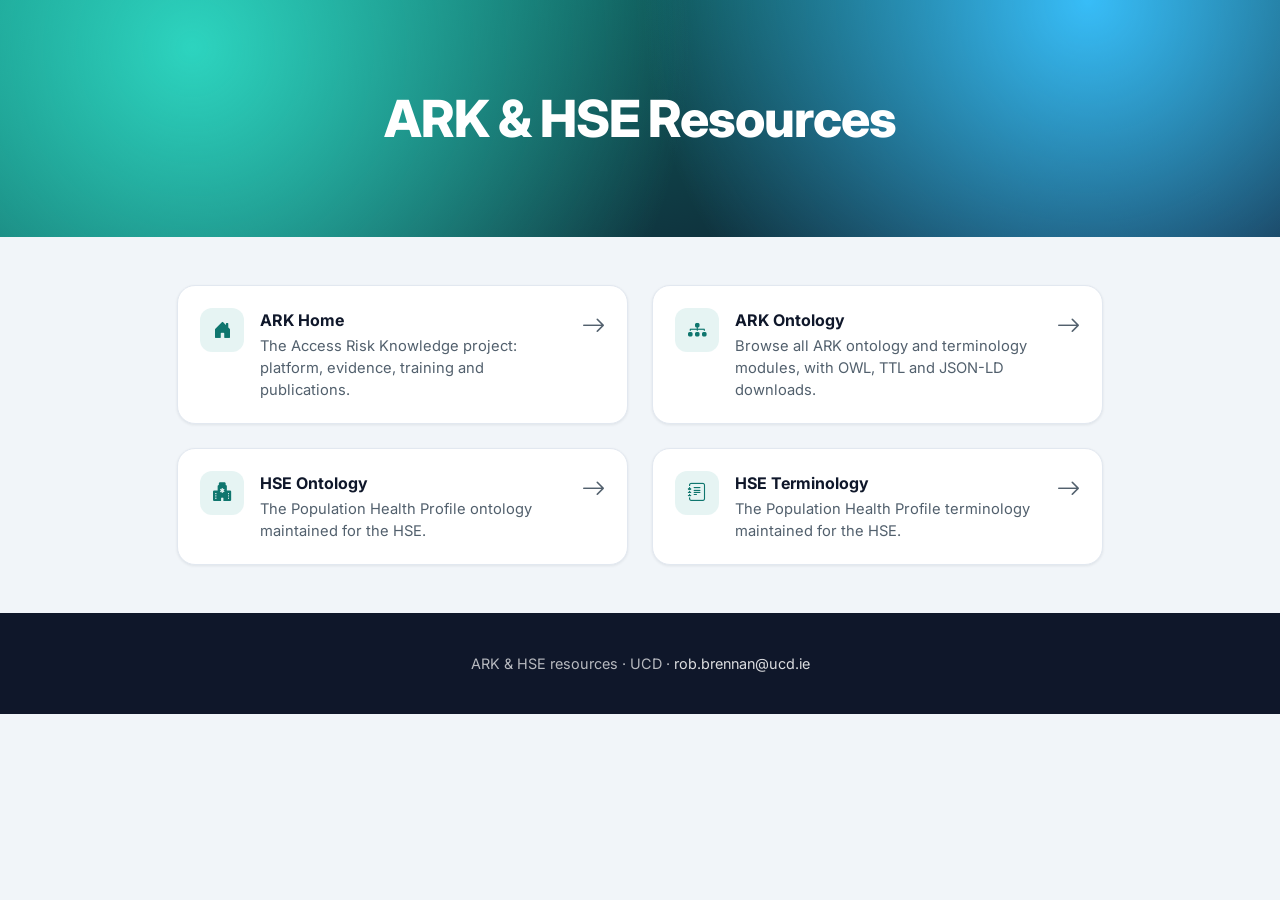
<file: index.html>
<!DOCTYPE html>
<html lang="en">

<head>
	<meta http-equiv="content-type" content="text/html; charset=utf-8">
	<title>ARK &amp; HSE Resources</title>
	<meta name="viewport" content="width=device-width, initial-scale=1">
	<meta name="description"
		content="Entry point to the ARK project homepage, ARK ontologies and HSE ontology/terminology resources.">
	<link rel="preconnect" href="https://fonts.googleapis.com">
	<link rel="preconnect" href="https://fonts.gstatic.com" crossorigin>
	<link href="https://fonts.googleapis.com/css2?family=Inter:wght@400;500;600;700;800&display=swap" rel="stylesheet">
	<link href="https://cdn.jsdelivr.net/npm/bootstrap@5.3.8/dist/css/bootstrap.min.css" rel="stylesheet"
		integrity="sha384-sRIl4kxILFvY47J16cr9ZwB07vP4J8+LH7qKQnuqkuIAvNWLzeN8tE5YBujZqJLB" crossorigin="anonymous">
	<link href="https://cdn.jsdelivr.net/npm/bootstrap-icons@1.13.1/font/bootstrap-icons.min.css" rel="stylesheet"
		integrity="sha384-CK2SzKma4jA5H/MXDUU7i1TqZlCFaD4T01vtyDFvPlD97JQyS+IsSh1nI2EFbpyk" crossorigin="anonymous">
	<link href="assets/style.css" rel="stylesheet">
</head>

<body>
	<section class="hero text-center">
		<div class="container">
			<!-- <p class="eyebrow mb-3">Access Risk Knowledge</p> -->
			<h1 class="mb-3">ARK &amp; HSE Resources</h1>
			<!-- <p class="lead mx-auto">A single entry point to the ARK project, its ontologies, and the HSE ontology
				&amp; terminology maintained alongside it.</p> -->
		</div>
	</section>

	<section class="py-5">
		<div class="container">
			<div class="row g-4 justify-content-center">
				<div class="col-md-6 col-lg-5">
					<a class="card-modern link-card text-decoration-none" href="ark-home.html">
						<span class="icon-badge"><i class="bi bi-house-door-fill"></i></span>
						<span>
							<span class="link-title d-block">ARK Home</span>
							<p class="link-desc">The Access Risk Knowledge project: platform, evidence, training and
								publications.</p>
						</span>
						<span class="arrow"><i class="bi bi-arrow-right fs-4"></i></span>
					</a>
				</div>
				<div class="col-md-6 col-lg-5">
					<a class="card-modern link-card text-decoration-none" href="https://adapt-ark.github.io/ark-ontology/">
						<span class="icon-badge"><i class="bi bi-diagram-3-fill"></i></span>
						<span>
							<span class="link-title d-block">ARK Ontology</span>
							<p class="link-desc">Browse all ARK ontology and terminology modules, with OWL, TTL and
								JSON-LD downloads.</p>
						</span>
						<span class="arrow"><i class="bi bi-arrow-right fs-4"></i></span>
					</a>
				</div>
				<div class="col-md-6 col-lg-5">
					<a class="card-modern link-card text-decoration-none" href="https://w3id.org/hse/ontology">
						<span class="icon-badge"><i class="bi bi-hospital-fill"></i></span>
						<span>
							<span class="link-title d-block">HSE Ontology</span>
							<p class="link-desc">The Population Health Profile ontology maintained for the HSE.</p>
						</span>
						<span class="arrow"><i class="bi bi-arrow-right fs-4"></i></span>
					</a>
				</div>
				<div class="col-md-6 col-lg-5">
					<a class="card-modern link-card text-decoration-none" href="https://w3id.org/hse/terminology">
						<span class="icon-badge"><i class="bi bi-journal-text"></i></span>
						<span>
							<span class="link-title d-block">HSE Terminology</span>
							<p class="link-desc">The Population Health Profile terminology maintained for the HSE.</p>
						</span>
						<span class="arrow"><i class="bi bi-arrow-right fs-4"></i></span>
					</a>
				</div>
			</div>
		</div>
	</section>

	<footer class="footer-ark text-center">
		<div class="container">
			<p class="mb-0">ARK &amp; HSE resources &middot; UCD &middot; <a
					href="mailto:rob.brennan@ucd.ie">rob.brennan@ucd.ie</a></p>
		</div>
	</footer>

	<script src="https://cdn.jsdelivr.net/npm/bootstrap@5.3.8/dist/js/bootstrap.bundle.min.js"
		integrity="sha384-FKyoEForCGlyvwx9Hj09JcYn3nv7wiPVlz7YYwJrWVcXK/BmnVDxM+D2scQbITxI"
		crossorigin="anonymous"></script>
</body>

</html>
</file>
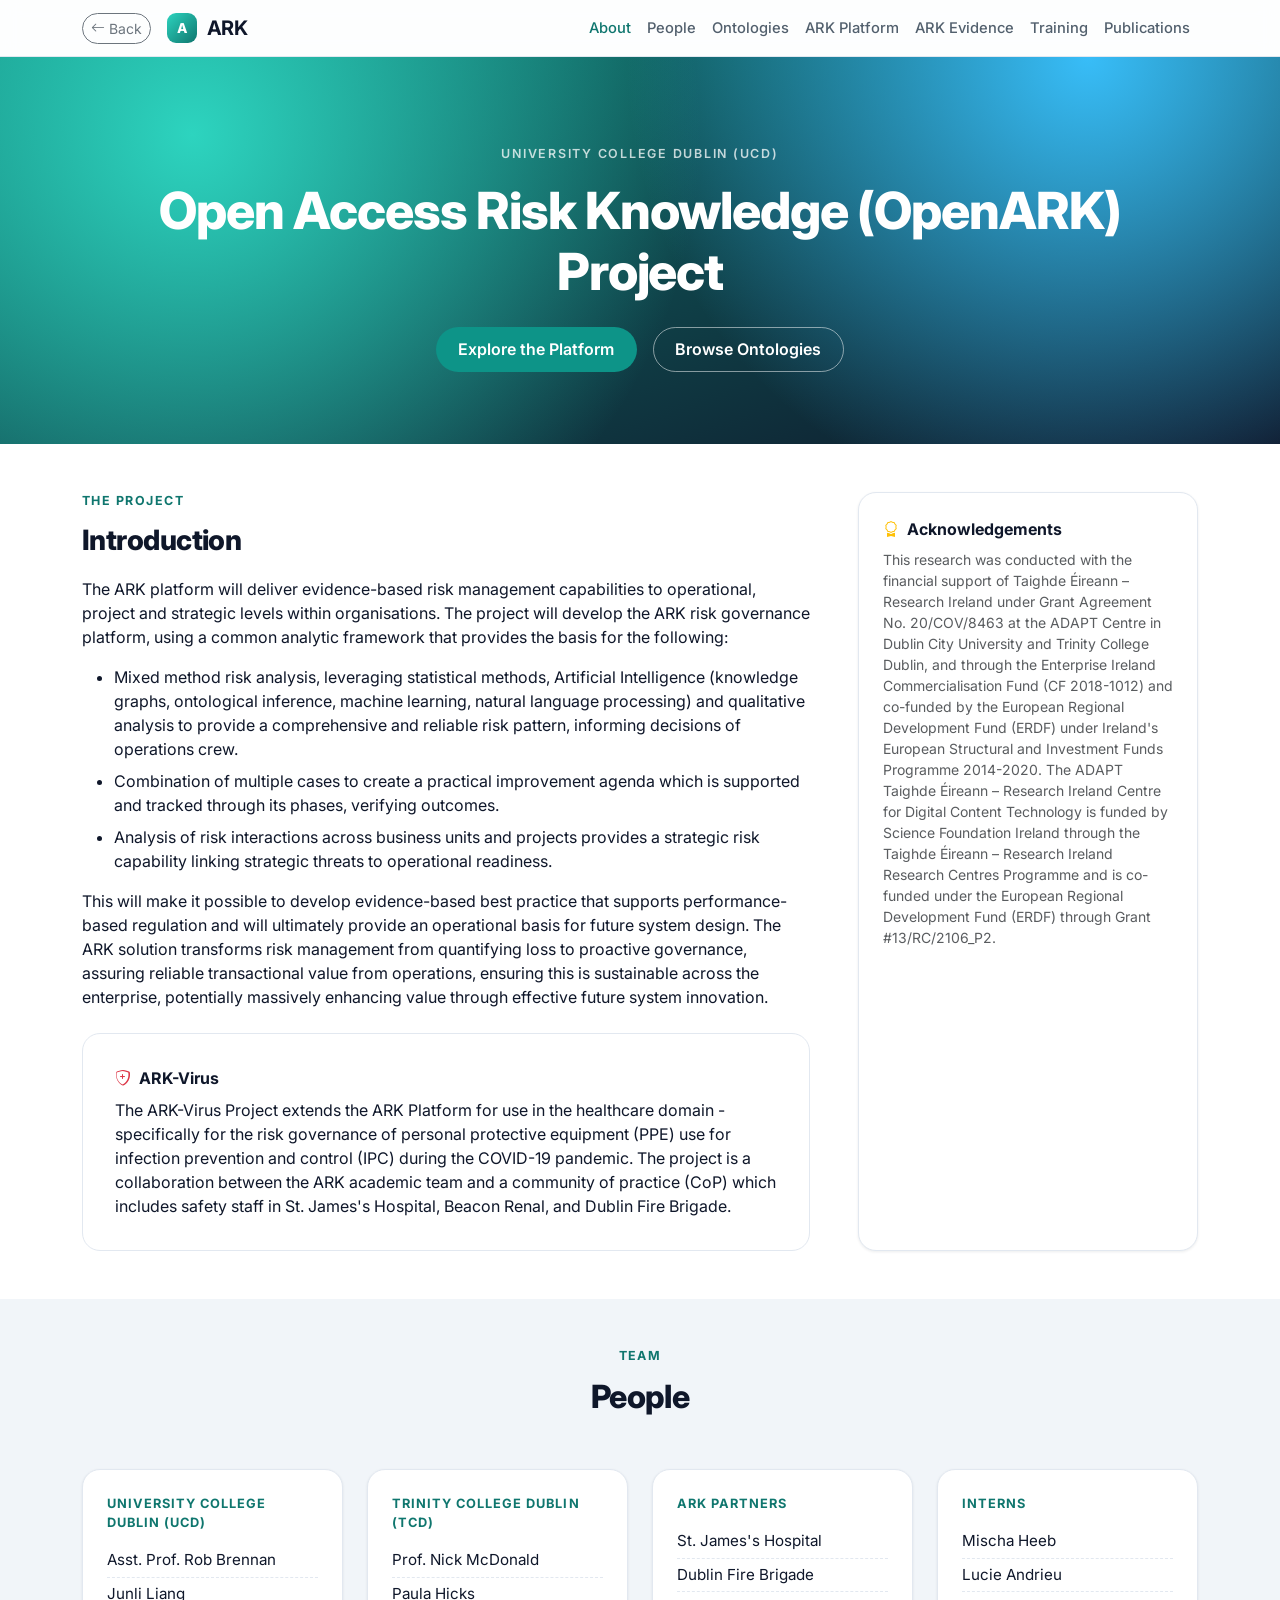
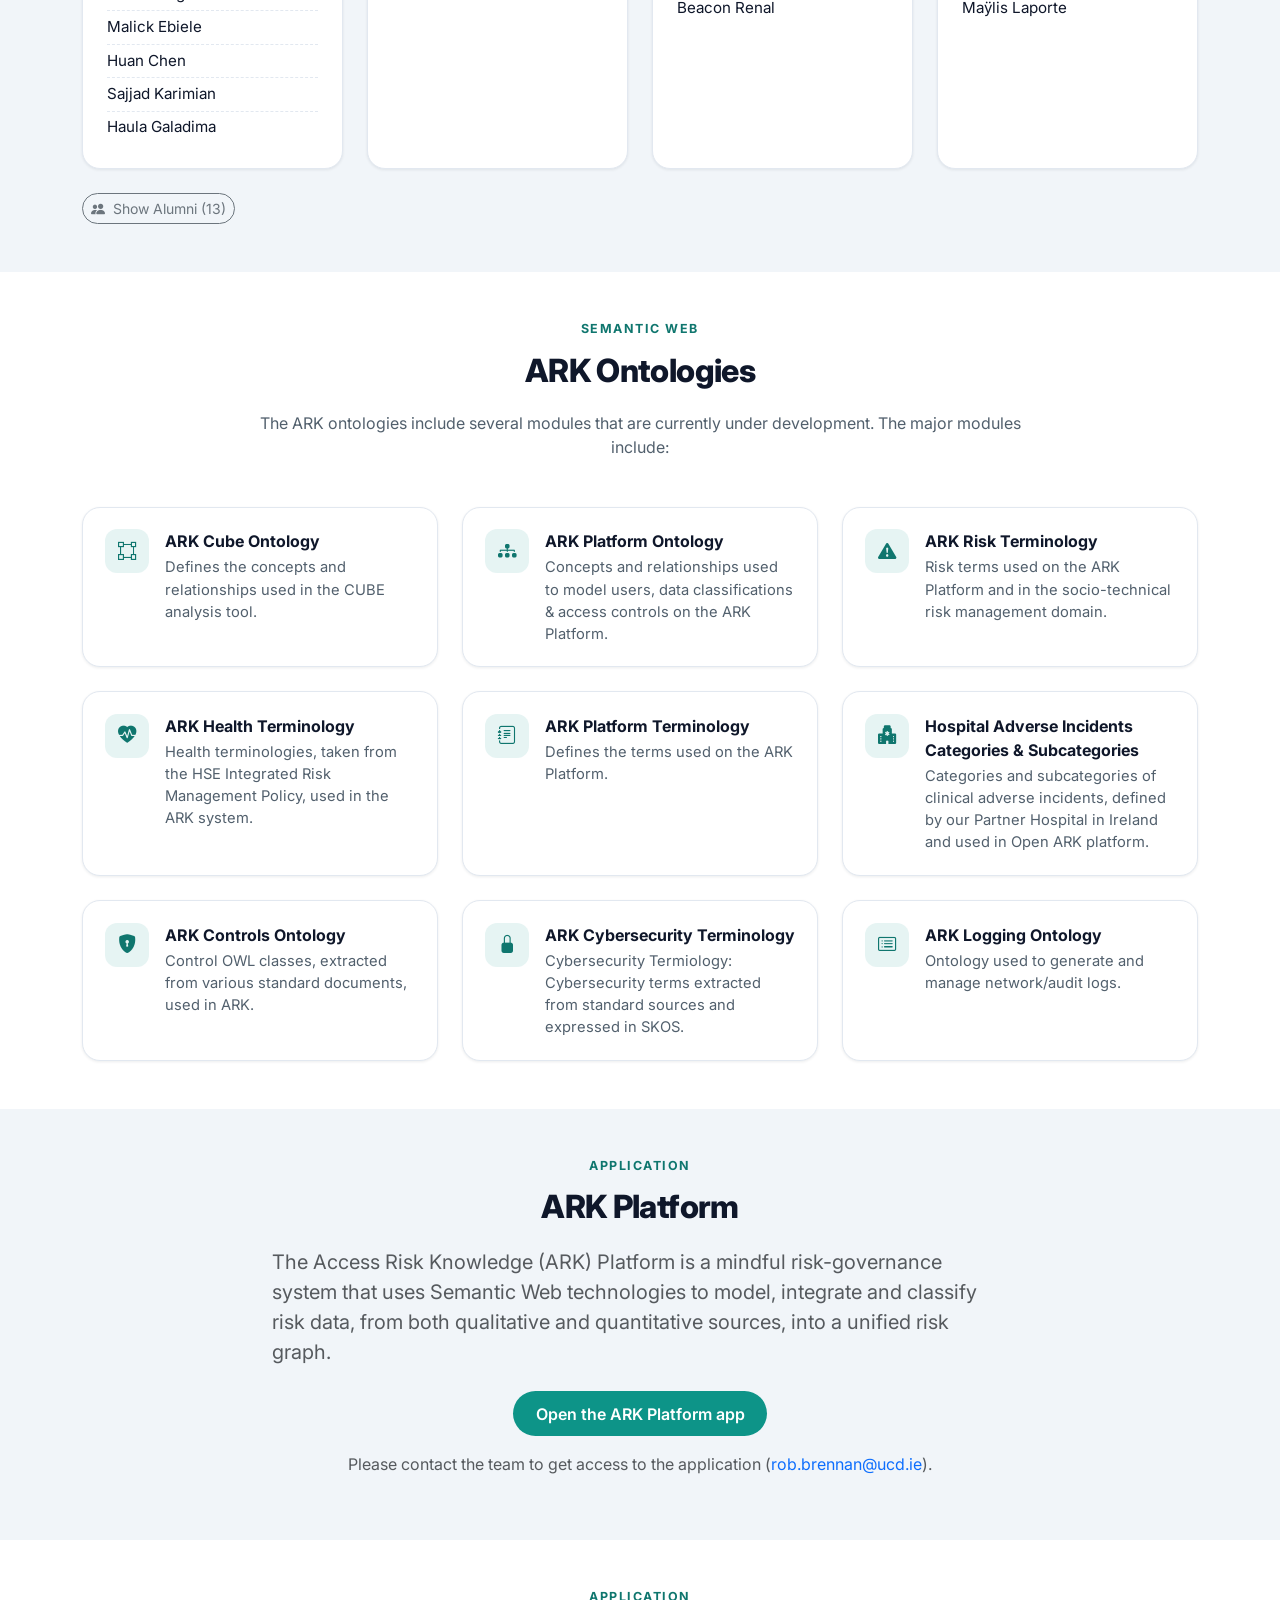
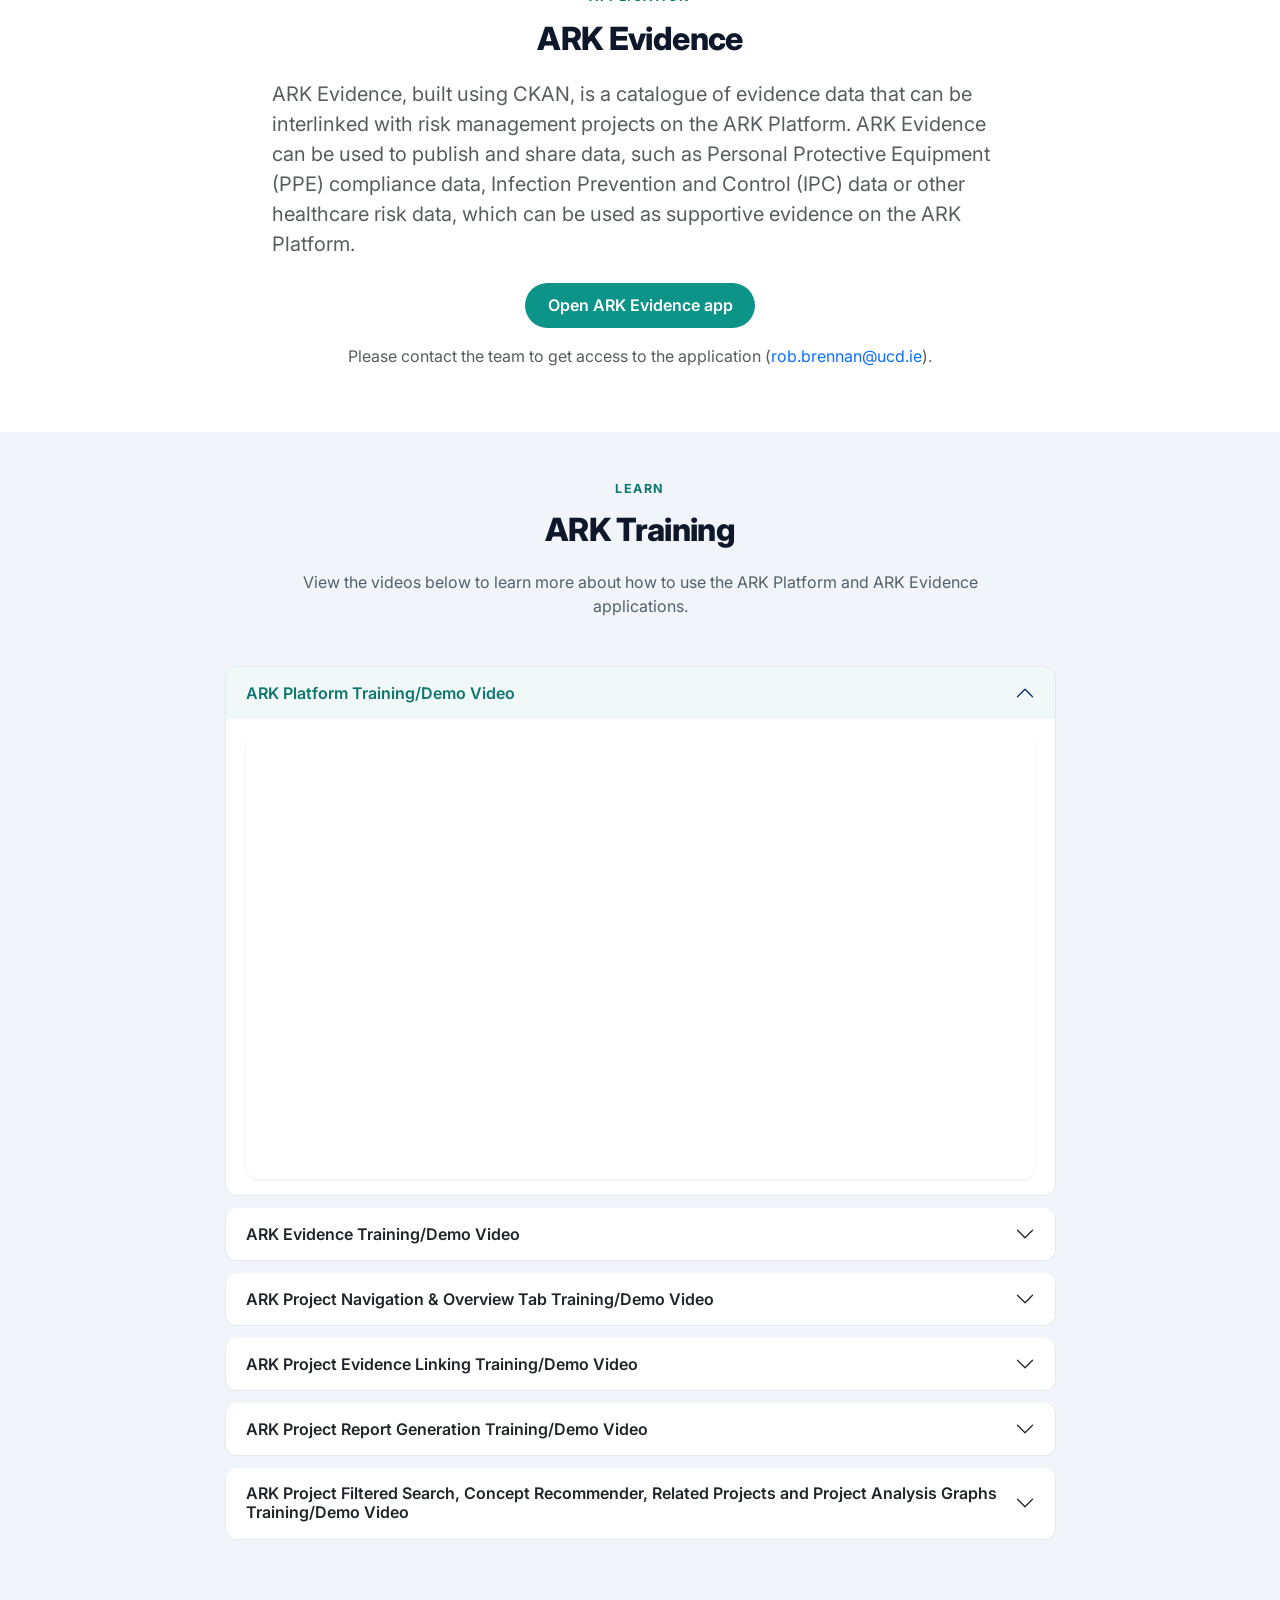
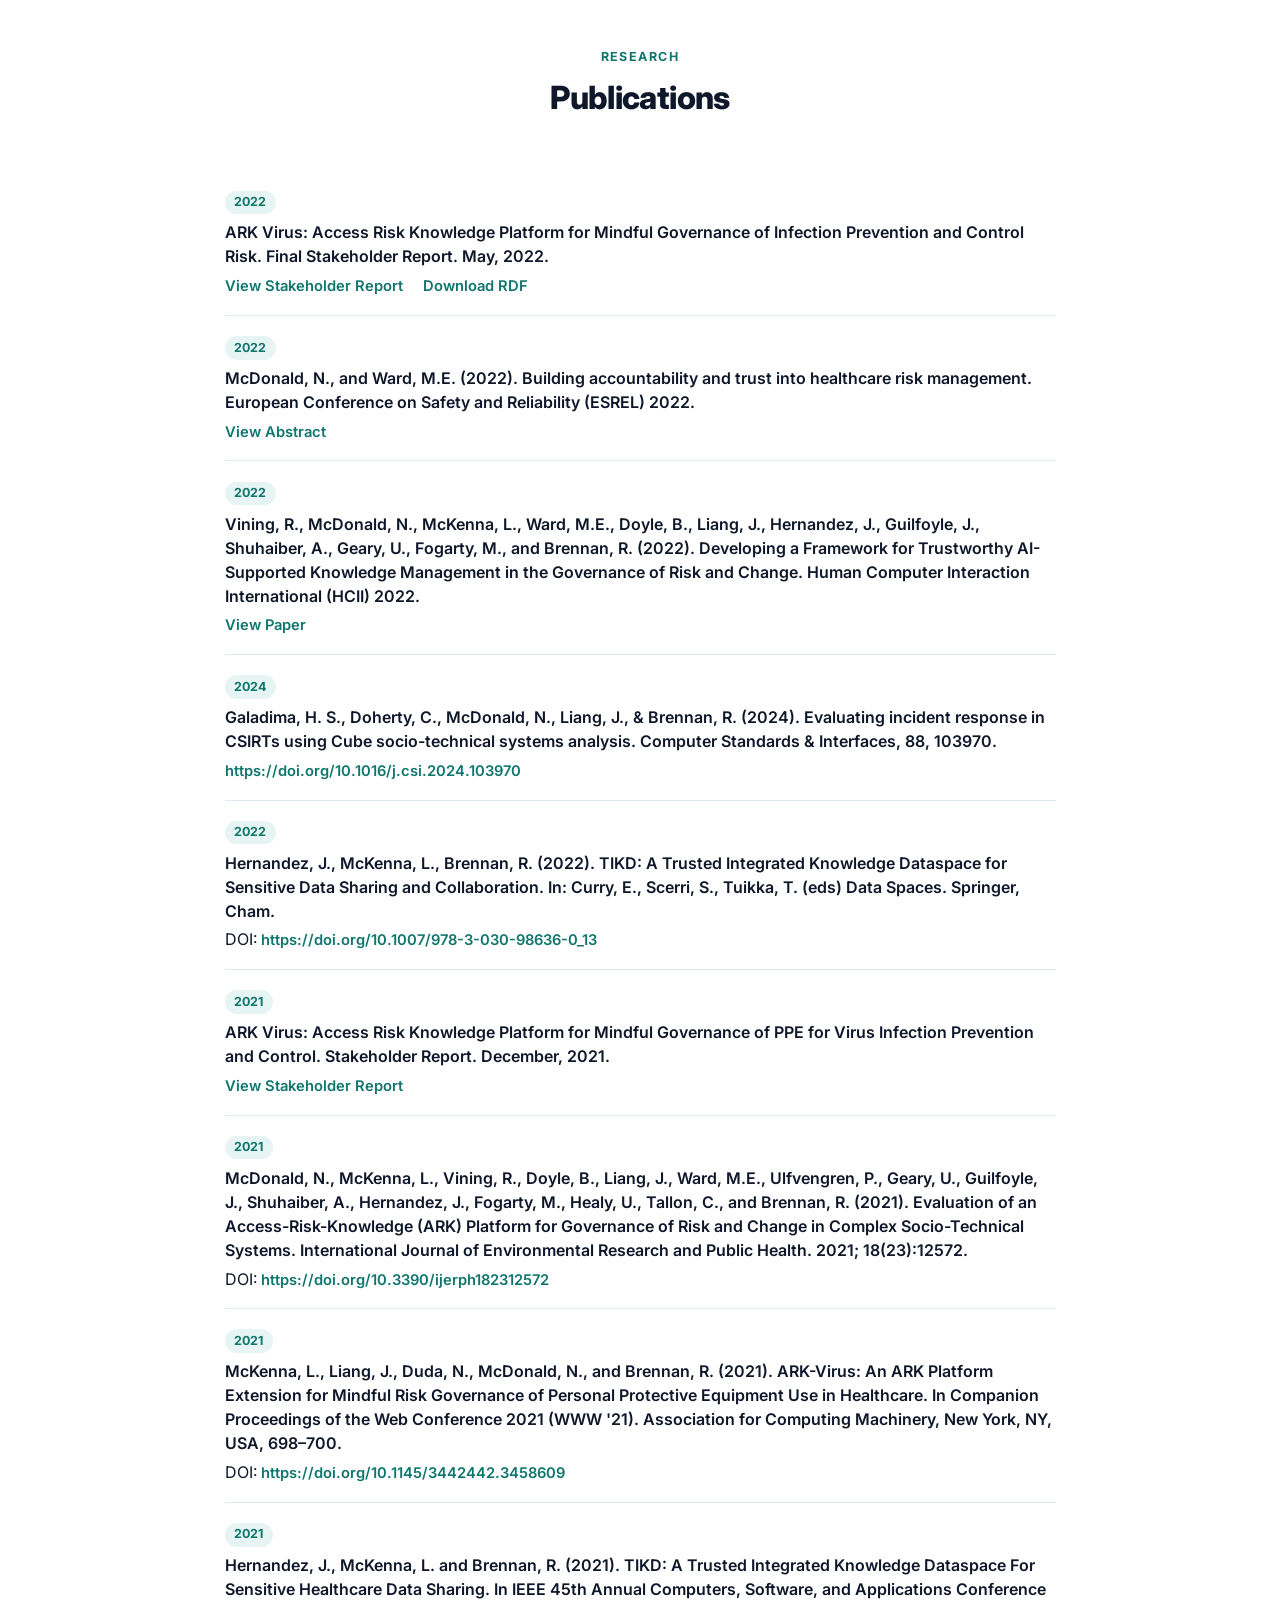
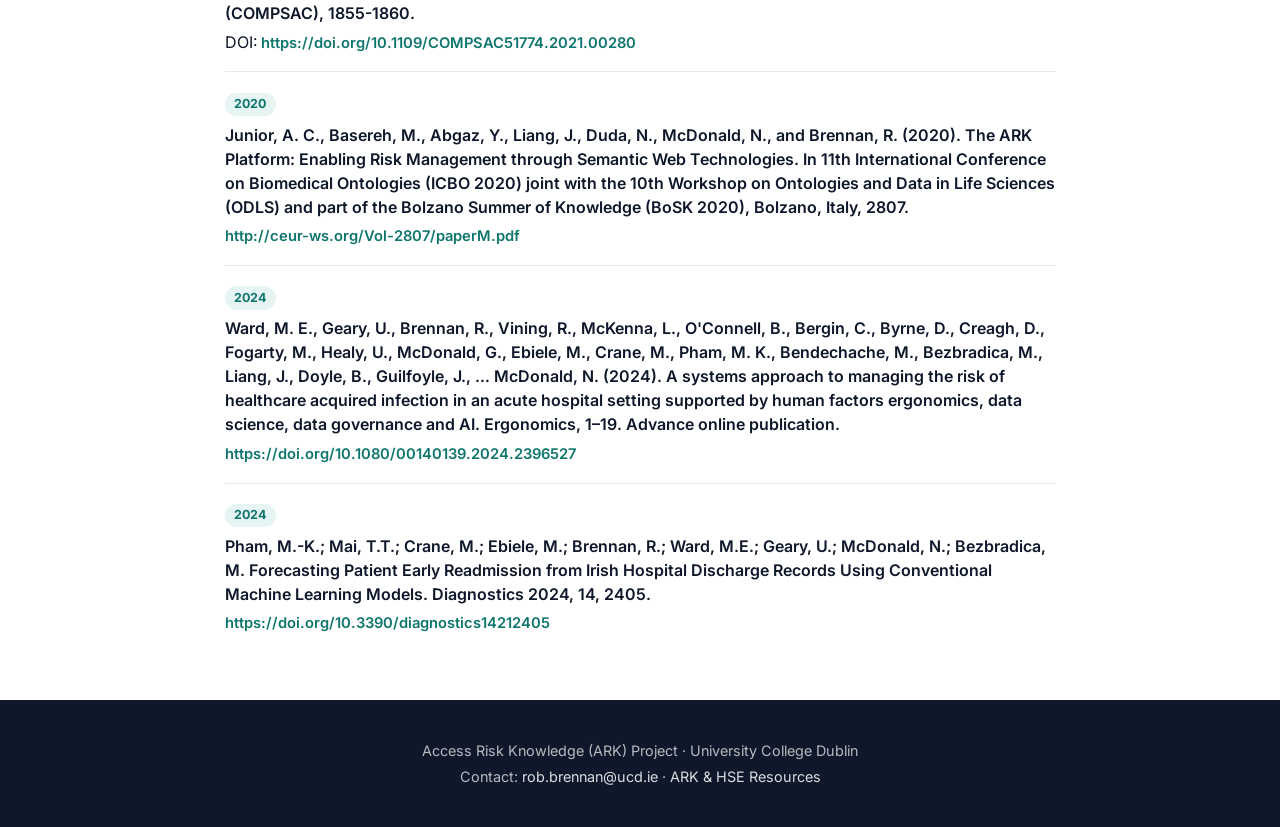
<file: ark-home.html>
<!DOCTYPE html>
<html lang="en">

<head>
	<meta http-equiv="content-type" content="text/html; charset=utf-8">
	<title>ARK Project</title>
	<meta name="viewport" content="width=device-width, initial-scale=1">
	<meta name="description"
		content="Open Access Risk Knowledge (OpenARK) Project — risk governance platform, ontologies, evidence, training and publications.">
	<link rel="preconnect" href="https://fonts.googleapis.com">
	<link rel="preconnect" href="https://fonts.gstatic.com" crossorigin>
	<link href="https://fonts.googleapis.com/css2?family=Inter:wght@400;500;600;700;800&display=swap" rel="stylesheet">
	<link href="https://cdn.jsdelivr.net/npm/bootstrap@5.3.8/dist/css/bootstrap.min.css" rel="stylesheet"
		integrity="sha384-sRIl4kxILFvY47J16cr9ZwB07vP4J8+LH7qKQnuqkuIAvNWLzeN8tE5YBujZqJLB" crossorigin="anonymous">
	<link href="https://cdn.jsdelivr.net/npm/bootstrap-icons@1.13.1/font/bootstrap-icons.min.css" rel="stylesheet"
		integrity="sha384-CK2SzKma4jA5H/MXDUU7i1TqZlCFaD4T01vtyDFvPlD97JQyS+IsSh1nI2EFbpyk" crossorigin="anonymous">
	<link href="assets/style.css" rel="stylesheet">
</head>

<body>
	<nav class="navbar navbar-expand-lg navbar-ark sticky-top py-2">
		<div class="container">
			<a class="btn btn-outline-secondary btn-sm rounded-pill me-3" href="index.html">
				<i class="bi bi-arrow-left me-1"></i>Back
			</a>
			<a class="navbar-brand" href="#">
				<span class="brand-mark">A</span>
				ARK
			</a>
			<button class="navbar-toggler" type="button" data-bs-toggle="collapse" data-bs-target="#navbarNav"
				aria-controls="navbarNav" aria-expanded="false" aria-label="Toggle navigation">
				<span class="navbar-toggler-icon"></span>
			</button>
			<div class="collapse navbar-collapse" id="navbarNav">
				<ul class="navbar-nav ms-auto">
					<li class="nav-item">
						<a class="nav-link active" aria-current="page" href="#about">About</a>
					</li>
					<li class="nav-item">
						<a class="nav-link" href="#people">People</a>
					</li>
					<li class="nav-item">
						<a class="nav-link" href="#ontologies">Ontologies</a>
					</li>
					<li class="nav-item">
						<a class="nav-link" href="#ark-platform">ARK Platform</a>
					</li>
					<li class="nav-item">
						<a class="nav-link" href="#ark-evidence">ARK Evidence</a>
					</li>
					<li class="nav-item">
						<a class="nav-link" href="#ark-platform-training">Training</a>
					</li>
					<li class="nav-item">
						<a class="nav-link" href="#ark-platform-publications">Publications</a>
					</li>
				</ul>
			</div>
		</div>
	</nav>

	<section class="hero text-center" id="about">
		<div class="container">
			<p class="eyebrow mb-3">University College Dublin (UCD)</p>
			<h1 class="mb-3">Open Access Risk Knowledge (OpenARK) Project</h1>
			<div class="d-flex gap-3 justify-content-center flex-wrap mt-4">
				<a href="#ark-platform" class="btn-brand">Explore the Platform</a>
				<a href="#ontologies" class="btn-outline-brand">Browse Ontologies</a>
			</div>
		</div>
	</section>

	<section class="py-5 section-alt">
		<div class="container">
			<div class="row g-5">
				<div class="col-lg-8">
					<p class="section-eyebrow mb-2">The project</p>
					<p class="section-title fs-3 mb-3">Introduction</p>
					<p>The ARK platform will deliver evidence-based risk management capabilities to operational,
						project and strategic levels within organisations. The project will develop the ARK risk
						governance platform, using a common analytic framework that provides the basis for the
						following:</p>
					<ul>
						<li class="mb-2">Mixed method risk analysis, leveraging statistical methods, Artificial
							Intelligence (knowledge graphs, ontological inference, machine learning, natural language
							processing) and qualitative analysis to provide a comprehensive and reliable risk
							pattern, informing decisions of operations crew.</li>
						<li class="mb-2">Combination of multiple cases to create a practical improvement agenda
							which is supported and tracked through its phases, verifying outcomes.</li>
						<li class="mb-2">Analysis of risk interactions across business units and projects provides
							a strategic risk capability linking strategic threats to operational readiness.</li>
					</ul>
					<p>This will make it possible to develop evidence-based best practice that supports
						performance-based regulation and will ultimately provide an operational basis for future
						system design. The ARK solution transforms risk management from quantifying loss to
						proactive governance, assuring reliable transactional value from operations, ensuring this
						is sustainable across the enterprise, potentially massively enhancing value through
						effective future system innovation.</p>

					<div class="callout mt-4">
						<p class="fw-bold mb-2"><i class="bi bi-shield-plus text-danger me-2"></i>ARK-Virus</p>
						<p class="mb-0">The ARK-Virus Project extends the ARK Platform for use in the healthcare
							domain - specifically for the risk governance of personal protective equipment (PPE) use
							for infection prevention and control (IPC) during the COVID-19 pandemic. The project is
							a collaboration between the ARK academic team and a community of practice (CoP) which
							includes safety staff in St. James's Hospital, Beacon Renal, and Dublin Fire Brigade.</p>
					</div>
				</div>
				<div class="col-lg-4">
					<div class="card-modern p-4">
						<p class="fw-bold mb-2"><i class="bi bi-award text-warning me-2"></i>Acknowledgements</p>
						<p class="small text-muted mb-0">This research was conducted with the financial support of
							Taighde Éireann – Research Ireland under Grant Agreement No. 20/COV/8463 at the ADAPT
							Centre in Dublin City University and Trinity College Dublin, and through the Enterprise
							Ireland Commercialisation Fund (CF 2018-1012) and co-funded by the European Regional
							Development Fund (ERDF) under Ireland's European Structural and Investment Funds
							Programme 2014-2020. The ADAPT Taighde Éireann – Research Ireland Centre for Digital
							Content Technology is funded by Science Foundation Ireland through the Taighde Éireann –
							Research Ireland Research Centres Programme and is co-funded under the European Regional
							Development Fund (ERDF) through Grant #13/RC/2106_P2.</p>
					</div>
				</div>
			</div>
		</div>
	</section>

	<section class="py-5" id="people">
		<div class="container">
			<p class="section-eyebrow mb-2 text-center">Team</p>
			<p class="section-title fs-2 mb-5 text-center">People</p>
			<div class="row g-4">
				<div class="col-md-6 col-lg-3">
					<div class="card-modern p-4 people-group">
						<p class="people-group-title">University College Dublin (UCD)</p>
						<ul>
							<li>Asst. Prof. Rob Brennan</li>
							<li>Junli Liang</li>
							<li>Malick Ebiele</li>
							<li>Huan Chen</li>
							<li>Sajjad Karimian</li>
							<li>Haula Galadima</li>
						</ul>
					</div>
				</div>
				<div class="col-md-6 col-lg-3">
					<div class="card-modern p-4 people-group">
						<p class="people-group-title">Trinity College Dublin (TCD)</p>
						<ul>
							<li>Prof. Nick McDonald</li>
							<li>Paula Hicks</li>
						</ul>
					</div>
				</div>
				<div class="col-md-6 col-lg-3">
					<div class="card-modern p-4 people-group">
						<p class="people-group-title">ARK Partners</p>
						<ul>
							<li>St. James's Hospital</li>
							<li>Dublin Fire Brigade</li>
							<li>Beacon Renal</li>
						</ul>
					</div>
				</div>
				<div class="col-md-6 col-lg-3">
					<div class="card-modern p-4 people-group">
						<p class="people-group-title">Interns</p>
						<ul>
							<li>Mischa Heeb</li>
							<li>Lucie Andrieu</li>
							<li>Maÿlis Laporte</li>
						</ul>
					</div>
				</div>
			</div>

			<div class="mt-4">
				<button class="btn btn-outline-secondary btn-sm rounded-pill" type="button" data-bs-toggle="collapse"
					data-bs-target="#alumniList" aria-expanded="false" aria-controls="alumniList">
					<i class="bi bi-people-fill me-1"></i> Show Alumni (13)
				</button>
				<div class="collapse mt-3" id="alumniList">
					<div class="card-modern p-4 people-group">
						<div class="row">
							<div class="col-md-4">
								<ul>
									<li>Dr. Julio Hernandez</li>
									<li>Dr. Lucy McKenna</li>
									<li>Dr. Ademar Crotti Junior</li>
									<li>Dr. Yalemisew Abgaz</li>
									<li>Dr. Daniele Baranzini</li>
								</ul>
							</div>
							<div class="col-md-4">
								<ul>
									<li>Maryam Basereh</li>
									<li>Rebecca Vining</li>
									<li>Brian Doyle</li>
									<li>Pallavi Prakash</li>
								</ul>
							</div>
							<div class="col-md-4">
								<ul>
									<li>Luke Derwin</li>
									<li>Max Aedo-Espicto</li>
									<li>Natalia Duda</li>
									<li>Carlotta Acconito</li>
								</ul>
							</div>
						</div>
					</div>
				</div>
			</div>
		</div>
	</section>

	<section class="py-5 section-alt" id="ontologies">
		<div class="container">
			<p class="section-eyebrow mb-2 text-center">Semantic Web</p>
			<p class="section-title fs-2 mb-3 text-center">ARK Ontologies</p>
			<p class="section-lead mx-auto text-center mb-5">The ARK ontologies include several modules that are
				currently under development. The major modules include:</p>
			<div class="row g-4">
				<div class="col-md-6 col-lg-4">
					<a class="card-modern link-card text-decoration-none" href="https://w3id.org/ARK/Cube">
						<span class="icon-badge"><i class="bi bi-bounding-box"></i></span>
						<span>
							<span class="link-title d-block">ARK Cube Ontology</span>
							<p class="link-desc">Defines the concepts and relationships used in the CUBE analysis
								tool.</p>
						</span>
					</a>
				</div>
				<div class="col-md-6 col-lg-4">
					<a class="card-modern link-card text-decoration-none" href="https://w3id.org/ARK/Platform">
						<span class="icon-badge"><i class="bi bi-diagram-3-fill"></i></span>
						<span>
							<span class="link-title d-block">ARK Platform Ontology</span>
							<p class="link-desc">Concepts and relationships used to model users, data
								classifications &amp; access controls on the ARK Platform.</p>
						</span>
					</a>
				</div>
				<div class="col-md-6 col-lg-4">
					<a class="card-modern link-card text-decoration-none" href="https://w3id.org/ARK/RiskTerminology">
						<span class="icon-badge"><i class="bi bi-exclamation-triangle-fill"></i></span>
						<span>
							<span class="link-title d-block">ARK Risk Terminology</span>
							<p class="link-desc">Risk terms used on the ARK Platform and in the socio-technical
								risk management domain.</p>
						</span>
					</a>
				</div>
				<div class="col-md-6 col-lg-4">
					<a class="card-modern link-card text-decoration-none" href="https://w3id.org/ARK/HealthTerminology">
						<span class="icon-badge"><i class="bi bi-heart-pulse-fill"></i></span>
						<span>
							<span class="link-title d-block">ARK Health Terminology</span>
							<p class="link-desc">Health terminologies, taken from the HSE Integrated Risk
								Management Policy, used in the ARK system.</p>
						</span>
					</a>
				</div>
				<div class="col-md-6 col-lg-4">
					<a class="card-modern link-card text-decoration-none" href="https://w3id.org/ARK/PlatformTerminology">
						<span class="icon-badge"><i class="bi bi-journal-text"></i></span>
						<span>
							<span class="link-title d-block">ARK Platform Terminology</span>
							<p class="link-desc">Defines the terms used on the ARK Platform.</p>
						</span>
					</a>
				</div>
				<div class="col-md-6 col-lg-4">
					<a class="card-modern link-card text-decoration-none" href="https://w3id.org/ARK/HAdvIncCats">
						<span class="icon-badge"><i class="bi bi-hospital-fill"></i></span>
						<span>
							<span class="link-title d-block">Hospital Adverse Incidents Categories &amp;
								Subcategories</span>
							<p class="link-desc">Categories and subcategories of clinical adverse incidents,
								defined by our Partner Hospital in Ireland and used in Open ARK platform.</p>
						</span>
					</a>
				</div>
				<div class="col-md-6 col-lg-4">
					<a class="card-modern link-card text-decoration-none" href="https://w3id.org/ARK/ControlsOntology">
						<span class="icon-badge"><i class="bi bi-shield-lock-fill"></i></span>
						<span>
							<span class="link-title d-block">ARK Controls Ontology</span>
							<p class="link-desc">Control OWL classes, extracted from various standard documents,
								used in ARK.</p>
						</span>
					</a>
				</div>
				<div class="col-md-6 col-lg-4">
					<a class="card-modern link-card text-decoration-none" href="https://w3id.org/ARK/CybersecurityTerminology">
						<span class="icon-badge"><i class="bi bi-lock-fill"></i></span>
						<span>
							<span class="link-title d-block">ARK Cybersecurity Terminology</span>
							<p class="link-desc">Cybersecurity Termiology: Cybersecurity terms extracted from
								standard sources and expressed in SKOS.</p>
						</span>
					</a>
				</div>
				<div class="col-md-6 col-lg-4">
					<a class="card-modern link-card text-decoration-none" href="https://w3id.org/ARK/LoggingOntology">
						<span class="icon-badge"><i class="bi bi-card-list"></i></span>
						<span>
							<span class="link-title d-block">ARK Logging Ontology</span>
							<p class="link-desc">Ontology used to generate and manage network/audit logs.</p>
						</span>
					</a>
				</div>
			</div>
		</div>
	</section>

	<section class="py-5" id="ark-platform">
		<div class="container">
			<div class="row justify-content-center">
				<div class="col-lg-8 text-center">
					<p class="section-eyebrow mb-2">Application</p>
					<p class="section-title fs-2 mb-3">ARK Platform</p>
					<p class="fs-5 text-muted text-start">The Access Risk Knowledge (ARK) Platform is a mindful
						risk-governance system that uses Semantic Web technologies to model, integrate and classify
						risk data, from both qualitative and quantitative sources, into a unified risk graph.</p>
					<a href="http://openark.adaptcentre.ie/ARKProjects" class="btn-brand d-inline-block mt-2 mb-3">Open
						the ARK Platform app</a>
					<p class="text-muted">Please contact the team to get access to the application
						(<a href="mailto:rob.brennan@ucd.ie">rob.brennan@ucd.ie</a>).</p>
				</div>
			</div>
		</div>
	</section>

	<section class="py-5 section-alt" id="ark-evidence">
		<div class="container">
			<div class="row justify-content-center">
				<div class="col-lg-8 text-center">
					<p class="section-eyebrow mb-2">Application</p>
					<p class="section-title fs-2 mb-3">ARK Evidence</p>
					<p class="fs-5 text-muted text-start">ARK Evidence, built using CKAN, is a catalogue of
						evidence data that can be interlinked with risk management projects on the ARK Platform.
						ARK Evidence can be used to publish and share data, such as Personal Protective Equipment
						(PPE) compliance data, Infection Prevention and Control (IPC) data or other healthcare risk
						data, which can be used as supportive evidence on the ARK Platform.</p>
					<a href="https://ark-evidence.adaptcentre.ie" class="btn-brand d-inline-block mt-2 mb-3">Open
						ARK Evidence app</a>
					<p class="text-muted">Please contact the team to get access to the application
						(<a href="mailto:rob.brennan@ucd.ie">rob.brennan@ucd.ie</a>).</p>
				</div>
			</div>
		</div>
	</section>

	<section class="py-5" id="ark-platform-training">
		<div class="container">
			<div class="row justify-content-center">
				<div class="col-lg-9">
					<p class="section-eyebrow mb-2 text-center">Learn</p>
					<p class="section-title fs-2 mb-3 text-center">ARK Training</p>
					<p class="section-lead mx-auto text-center mb-5">View the videos below to learn more about how
						to use the ARK Platform and ARK Evidence applications.</p>

					<div class="accordion accordion-ark" id="trainingAccordion">
						<div class="accordion-item">
							<h2 class="accordion-header">
								<button class="accordion-button" type="button" data-bs-toggle="collapse" data-bs-target="#video1"
									aria-expanded="true" aria-controls="video1">
									ARK Platform Training/Demo Video
								</button>
							</h2>
							<div id="video1" class="accordion-collapse collapse show" data-bs-parent="#trainingAccordion">
								<div class="accordion-body">
									<div class="ratio ratio-16x9 ratio-video">
										<iframe src="https://www.youtube.com/embed/jJ6elKuicy8" title="ARK Platform Training/Demo Video"
											loading="lazy" frameborder="0"
											allow="accelerometer; autoplay; clipboard-write; encrypted-media; gyroscope; picture-in-picture"
											allowfullscreen></iframe>
									</div>
								</div>
							</div>
						</div>
						<div class="accordion-item">
							<h2 class="accordion-header">
								<button class="accordion-button collapsed" type="button" data-bs-toggle="collapse"
									data-bs-target="#video2" aria-expanded="false" aria-controls="video2">
									ARK Evidence Training/Demo Video
								</button>
							</h2>
							<div id="video2" class="accordion-collapse collapse" data-bs-parent="#trainingAccordion">
								<div class="accordion-body">
									<div class="ratio ratio-16x9 ratio-video">
										<iframe src="https://www.youtube.com/embed/UtYZzNb8G4E" title="ARK Evidence Training/Demo Video"
											loading="lazy" frameborder="0"
											allow="accelerometer; autoplay; clipboard-write; encrypted-media; gyroscope; picture-in-picture"
											allowfullscreen></iframe>
									</div>
								</div>
							</div>
						</div>
						<div class="accordion-item">
							<h2 class="accordion-header">
								<button class="accordion-button collapsed" type="button" data-bs-toggle="collapse"
									data-bs-target="#video3" aria-expanded="false" aria-controls="video3">
									ARK Project Navigation &amp; Overview Tab Training/Demo Video
								</button>
							</h2>
							<div id="video3" class="accordion-collapse collapse" data-bs-parent="#trainingAccordion">
								<div class="accordion-body">
									<div class="ratio ratio-16x9 ratio-video">
										<iframe src="https://www.youtube.com/embed/CWxXK081RgM"
											title="ARK Project Navigation &amp; Overview Tab Training/Demo Video" loading="lazy"
											frameborder="0"
											allow="accelerometer; autoplay; clipboard-write; encrypted-media; gyroscope; picture-in-picture"
											allowfullscreen></iframe>
									</div>
								</div>
							</div>
						</div>
						<div class="accordion-item">
							<h2 class="accordion-header">
								<button class="accordion-button collapsed" type="button" data-bs-toggle="collapse"
									data-bs-target="#video4" aria-expanded="false" aria-controls="video4">
									ARK Project Evidence Linking Training/Demo Video
								</button>
							</h2>
							<div id="video4" class="accordion-collapse collapse" data-bs-parent="#trainingAccordion">
								<div class="accordion-body">
									<div class="ratio ratio-16x9 ratio-video">
										<iframe src="https://www.youtube.com/embed/qqRIG6dCS5s"
											title="ARK Project Evidence Linking Training/Demo Video" loading="lazy" frameborder="0"
											allow="accelerometer; autoplay; clipboard-write; encrypted-media; gyroscope; picture-in-picture"
											allowfullscreen></iframe>
									</div>
								</div>
							</div>
						</div>
						<div class="accordion-item">
							<h2 class="accordion-header">
								<button class="accordion-button collapsed" type="button" data-bs-toggle="collapse"
									data-bs-target="#video5" aria-expanded="false" aria-controls="video5">
									ARK Project Report Generation Training/Demo Video
								</button>
							</h2>
							<div id="video5" class="accordion-collapse collapse" data-bs-parent="#trainingAccordion">
								<div class="accordion-body">
									<div class="ratio ratio-16x9 ratio-video">
										<iframe src="https://www.youtube.com/embed/UQxqM_RlDu8"
											title="ARK Project Report Generation Training/Demo Video" loading="lazy" frameborder="0"
											allow="accelerometer; autoplay; clipboard-write; encrypted-media; gyroscope; picture-in-picture"
											allowfullscreen></iframe>
									</div>
								</div>
							</div>
						</div>
						<div class="accordion-item">
							<h2 class="accordion-header">
								<button class="accordion-button collapsed" type="button" data-bs-toggle="collapse"
									data-bs-target="#video6" aria-expanded="false" aria-controls="video6">
									ARK Project Filtered Search, Concept Recommender, Related Projects and Project
									Analysis Graphs Training/Demo Video
								</button>
							</h2>
							<div id="video6" class="accordion-collapse collapse" data-bs-parent="#trainingAccordion">
								<div class="accordion-body">
									<div class="ratio ratio-16x9 ratio-video">
										<iframe src="https://www.youtube.com/embed/rn8XeHM8QTQ"
											title="ARK Project Filtered Search, Concept Recommender, Related Projects and Project Analysis Graphs Training/Demo Video"
											loading="lazy" frameborder="0"
											allow="accelerometer; autoplay; clipboard-write; encrypted-media; gyroscope; picture-in-picture"
											allowfullscreen></iframe>
									</div>
								</div>
							</div>
						</div>
					</div>
				</div>
			</div>
		</div>
	</section>

	<section class="py-5 section-alt" id="ark-platform-publications">
		<div class="container">
			<div class="row justify-content-center">
				<div class="col-lg-9">
					<p class="section-eyebrow mb-2 text-center">Research</p>
					<p class="section-title fs-2 mb-5 text-center">Publications</p>

					<ul class="pub-list list-unstyled mb-0">
						<li class="pub-item">
							<span class="pub-year">2022</span>
							<p class="pub-title">ARK Virus: Access Risk Knowledge Platform for Mindful Governance
								of Infection Prevention and Control Risk. Final Stakeholder Report. May, 2022.</p>
							<p class="pub-links mb-0">
								<a href="https://openark.adaptcentre.ie/ARK_Websites/Stakeholder_Report_Trial3.pdf">View
									Stakeholder Report</a>
								<a href="https://openark.adaptcentre.ie/ARK_Websites/Stakeholder_Report_Trial3.ttl">Download
									RDF</a>
							</p>
						</li>

						<li class="pub-item">
							<span class="pub-year">2022</span>
							<p class="pub-title">McDonald, N., and Ward, M.E. (2022). Building accountability and
								trust into healthcare risk management. European Conference on Safety and
								Reliability (ESREL) 2022.</p>
							<p class="pub-links mb-0">
								<a href="https://openark.adaptcentre.ie/ARK_Websites/ESREL_abstract.pdf">View
									Abstract</a>
							</p>
						</li>

						<li class="pub-item">
							<span class="pub-year">2022</span>
							<p class="pub-title">Vining, R., McDonald, N., McKenna, L., Ward, M.E., Doyle, B.,
								Liang, J., Hernandez, J., Guilfoyle, J., Shuhaiber, A., Geary, U., Fogarty, M., and
								Brennan, R. (2022). Developing a Framework for Trustworthy AI-Supported Knowledge
								Management in the Governance of Risk and Change. Human Computer Interaction
								International (HCII) 2022.</p>
							<p class="pub-links mb-0">
								<a href="https://openark.adaptcentre.ie/ARK_Websites/HCII_paper.pdf">View Paper</a>
							</p>
						</li>

						<li class="pub-item">
							<span class="pub-year">2024</span>
							<p class="pub-title">Galadima, H. S., Doherty, C., McDonald, N., Liang, J., &amp;
								Brennan, R. (2024). Evaluating incident response in CSIRTs using Cube
								socio-technical systems analysis. Computer Standards &amp; Interfaces, 88, 103970.</p>
							<p class="pub-links mb-0">
								<a href="https://doi.org/10.1016/j.csi.2024.103970">https://doi.org/10.1016/j.csi.2024.103970</a>
							</p>
						</li>

						<li class="pub-item">
							<span class="pub-year">2022</span>
							<p class="pub-title">Hernandez, J., McKenna, L., Brennan, R. (2022). TIKD: A Trusted
								Integrated Knowledge Dataspace for Sensitive Data Sharing and Collaboration. In:
								Curry, E., Scerri, S., Tuikka, T. (eds) Data Spaces. Springer, Cham.</p>
							<p class="pub-links mb-0">
								DOI: <a
									href="https://doi.org/10.1007/978-3-030-98636-0_13">https://doi.org/10.1007/978-3-030-98636-0_13</a>
							</p>
						</li>

						<li class="pub-item">
							<span class="pub-year">2021</span>
							<p class="pub-title">ARK Virus: Access Risk Knowledge Platform for Mindful Governance
								of PPE for Virus Infection Prevention and Control. Stakeholder Report. December,
								2021.</p>
							<p class="pub-links mb-0">
								<a href="https://openark.adaptcentre.ie/ARK_Websites/Stakeholder_Report.pdf">View
									Stakeholder Report</a>
							</p>
						</li>

						<li class="pub-item">
							<span class="pub-year">2021</span>
							<p class="pub-title">McDonald, N., McKenna, L., Vining, R., Doyle, B., Liang, J., Ward,
								M.E., Ulfvengren, P., Geary, U., Guilfoyle, J., Shuhaiber, A., Hernandez, J.,
								Fogarty, M., Healy, U., Tallon, C., and Brennan, R. (2021). Evaluation of an
								Access-Risk-Knowledge (ARK) Platform for Governance of Risk and Change in Complex
								Socio-Technical Systems. International Journal of Environmental Research and Public
								Health. 2021; 18(23):12572.</p>
							<p class="pub-links mb-0">
								DOI: <a href="https://doi.org/10.3390/ijerph182312572">https://doi.org/10.3390/ijerph182312572</a>
							</p>
						</li>

						<li class="pub-item">
							<span class="pub-year">2021</span>
							<p class="pub-title">McKenna, L., Liang, J., Duda, N., McDonald, N., and Brennan, R.
								(2021). ARK-Virus: An ARK Platform Extension for Mindful Risk Governance of Personal
								Protective Equipment Use in Healthcare. In Companion Proceedings of the Web
								Conference 2021 (WWW '21). Association for Computing Machinery, New York, NY, USA,
								698–700.</p>
							<p class="pub-links mb-0">
								DOI: <a href="https://doi.org/10.1145/3442442.3458609">https://doi.org/10.1145/3442442.3458609</a>
							</p>
						</li>

						<li class="pub-item">
							<span class="pub-year">2021</span>
							<p class="pub-title">Hernandez, J., McKenna, L. and Brennan, R. (2021). TIKD: A Trusted
								Integrated Knowledge Dataspace For Sensitive Healthcare Data Sharing. In IEEE 45th
								Annual Computers, Software, and Applications Conference (COMPSAC), 1855-1860.</p>
							<p class="pub-links mb-0">
								DOI: <a
									href="https://doi.org/10.1109/COMPSAC51774.2021.00280">https://doi.org/10.1109/COMPSAC51774.2021.00280</a>
							</p>
						</li>

						<li class="pub-item">
							<span class="pub-year">2020</span>
							<p class="pub-title">Junior, A. C., Basereh, M., Abgaz, Y., Liang, J., Duda, N.,
								McDonald, N., and Brennan, R. (2020). The ARK Platform: Enabling Risk Management
								through Semantic Web Technologies. In 11th International Conference on Biomedical
								Ontologies (ICBO 2020) joint with the 10th Workshop on Ontologies and Data in Life
								Sciences (ODLS) and part of the Bolzano Summer of Knowledge (BoSK 2020), Bolzano,
								Italy, 2807.</p>
							<p class="pub-links mb-0">
								<a href="http://ceur-ws.org/Vol-2807/paperM.pdf">http://ceur-ws.org/Vol-2807/paperM.pdf</a>
							</p>
						</li>

						<li class="pub-item">
							<span class="pub-year">2024</span>
							<p class="pub-title">Ward, M. E., Geary, U., Brennan, R., Vining, R., McKenna, L.,
								O'Connell, B., Bergin, C., Byrne, D., Creagh, D., Fogarty, M., Healy, U., McDonald,
								G., Ebiele, M., Crane, M., Pham, M. K., Bendechache, M., Bezbradica, M., Liang, J.,
								Doyle, B., Guilfoyle, J., … McDonald, N. (2024). A systems approach to managing the
								risk of healthcare acquired infection in an acute hospital setting supported by
								human factors ergonomics, data science, data governance and AI. Ergonomics, 1–19.
								Advance online publication.</p>
							<p class="pub-links mb-0">
								<a
									href="https://doi.org/10.1080/00140139.2024.2396527">https://doi.org/10.1080/00140139.2024.2396527</a>
							</p>
						</li>

						<li class="pub-item">
							<span class="pub-year">2024</span>
							<p class="pub-title">Pham, M.-K.; Mai, T.T.; Crane, M.; Ebiele, M.; Brennan, R.; Ward,
								M.E.; Geary, U.; McDonald, N.; Bezbradica, M. Forecasting Patient Early Readmission
								from Irish Hospital Discharge Records Using Conventional Machine Learning Models.
								Diagnostics 2024, 14, 2405.</p>
							<p class="pub-links mb-0">
								<a href="https://doi.org/10.3390/diagnostics14212405">https://doi.org/10.3390/diagnostics14212405</a>
							</p>
						</li>
					</ul>
				</div>
			</div>
		</div>
	</section>

	<footer class="footer-ark text-center">
		<div class="container">
			<p class="mb-1">Access Risk Knowledge (ARK) Project &middot; University College Dublin</p>
			<p class="mb-0">Contact: <a href="mailto:rob.brennan@ucd.ie">rob.brennan@ucd.ie</a> &middot;
				<a href="index.html">ARK &amp; HSE Resources</a>
			</p>
		</div>
	</footer>

	<script src="https://cdn.jsdelivr.net/npm/bootstrap@5.3.8/dist/js/bootstrap.bundle.min.js"
		integrity="sha384-FKyoEForCGlyvwx9Hj09JcYn3nv7wiPVlz7YYwJrWVcXK/BmnVDxM+D2scQbITxI"
		crossorigin="anonymous"></script>
</body>

</html>
</file>
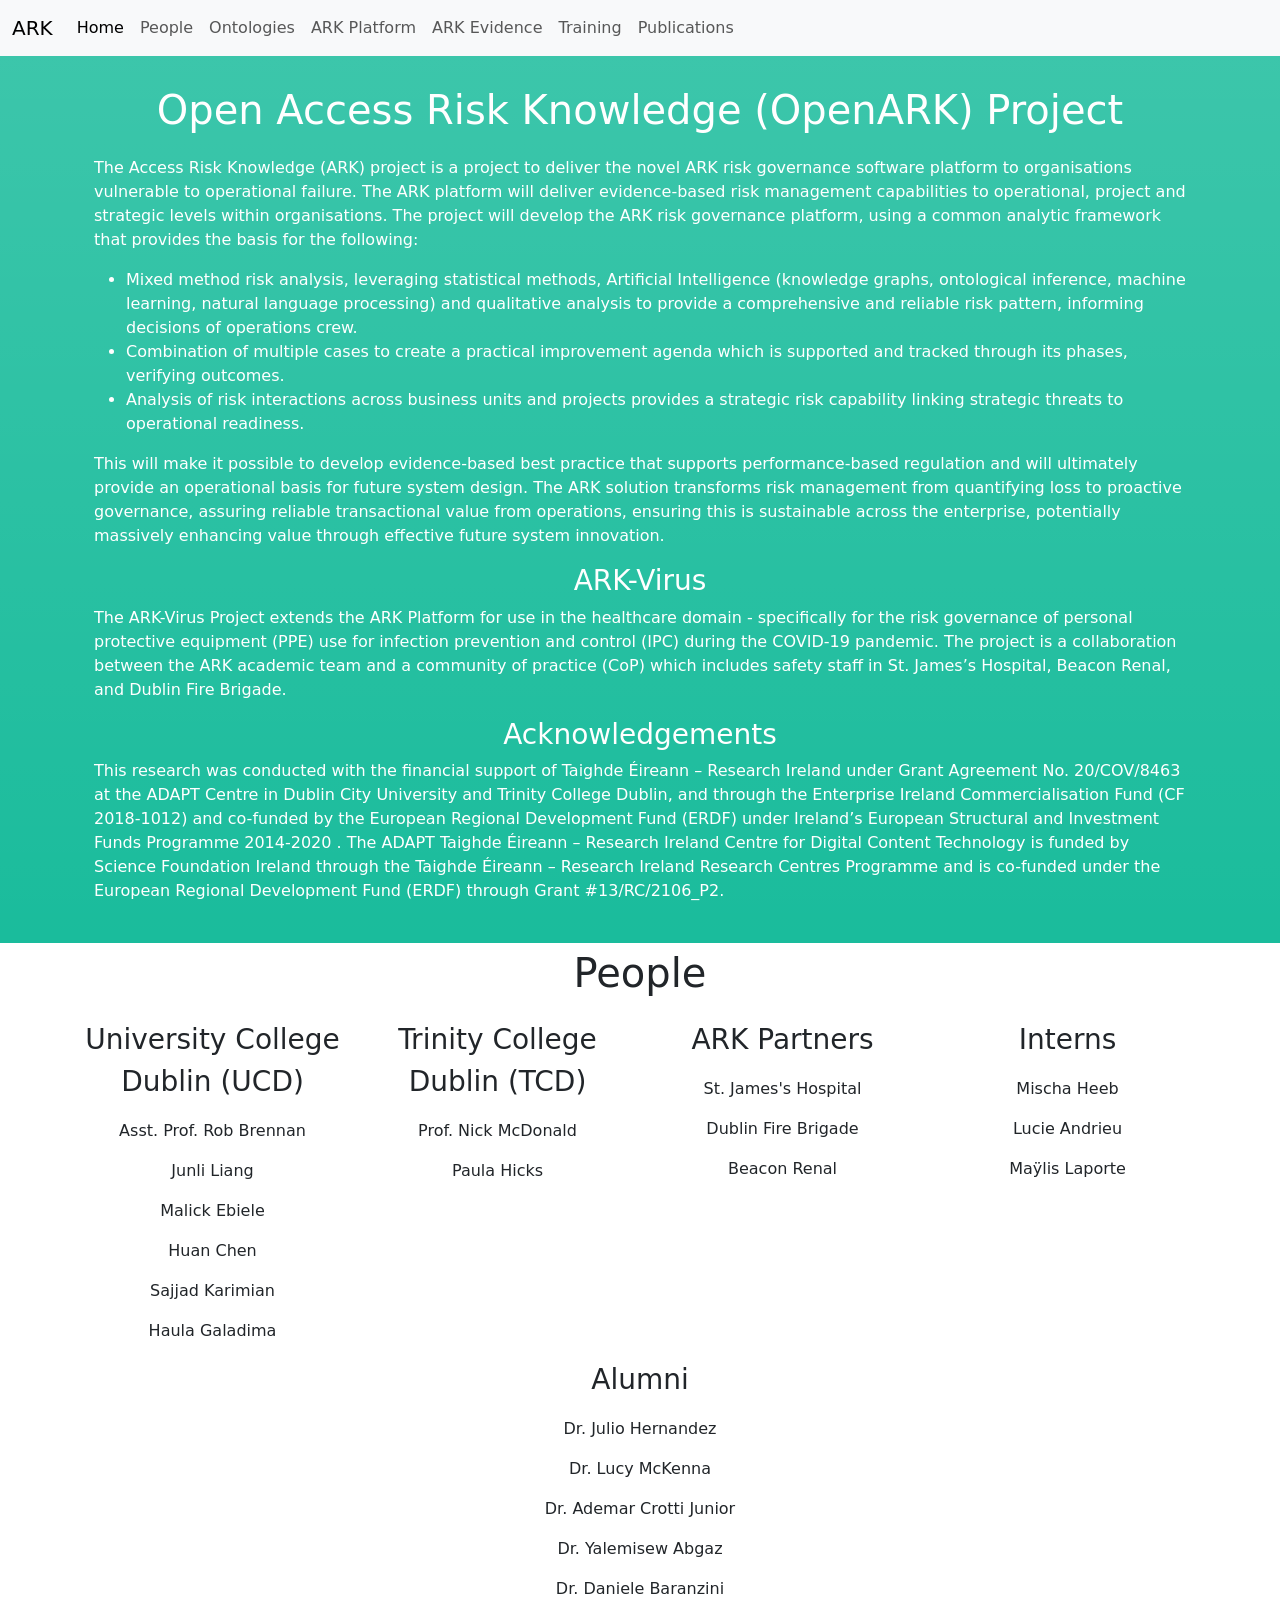
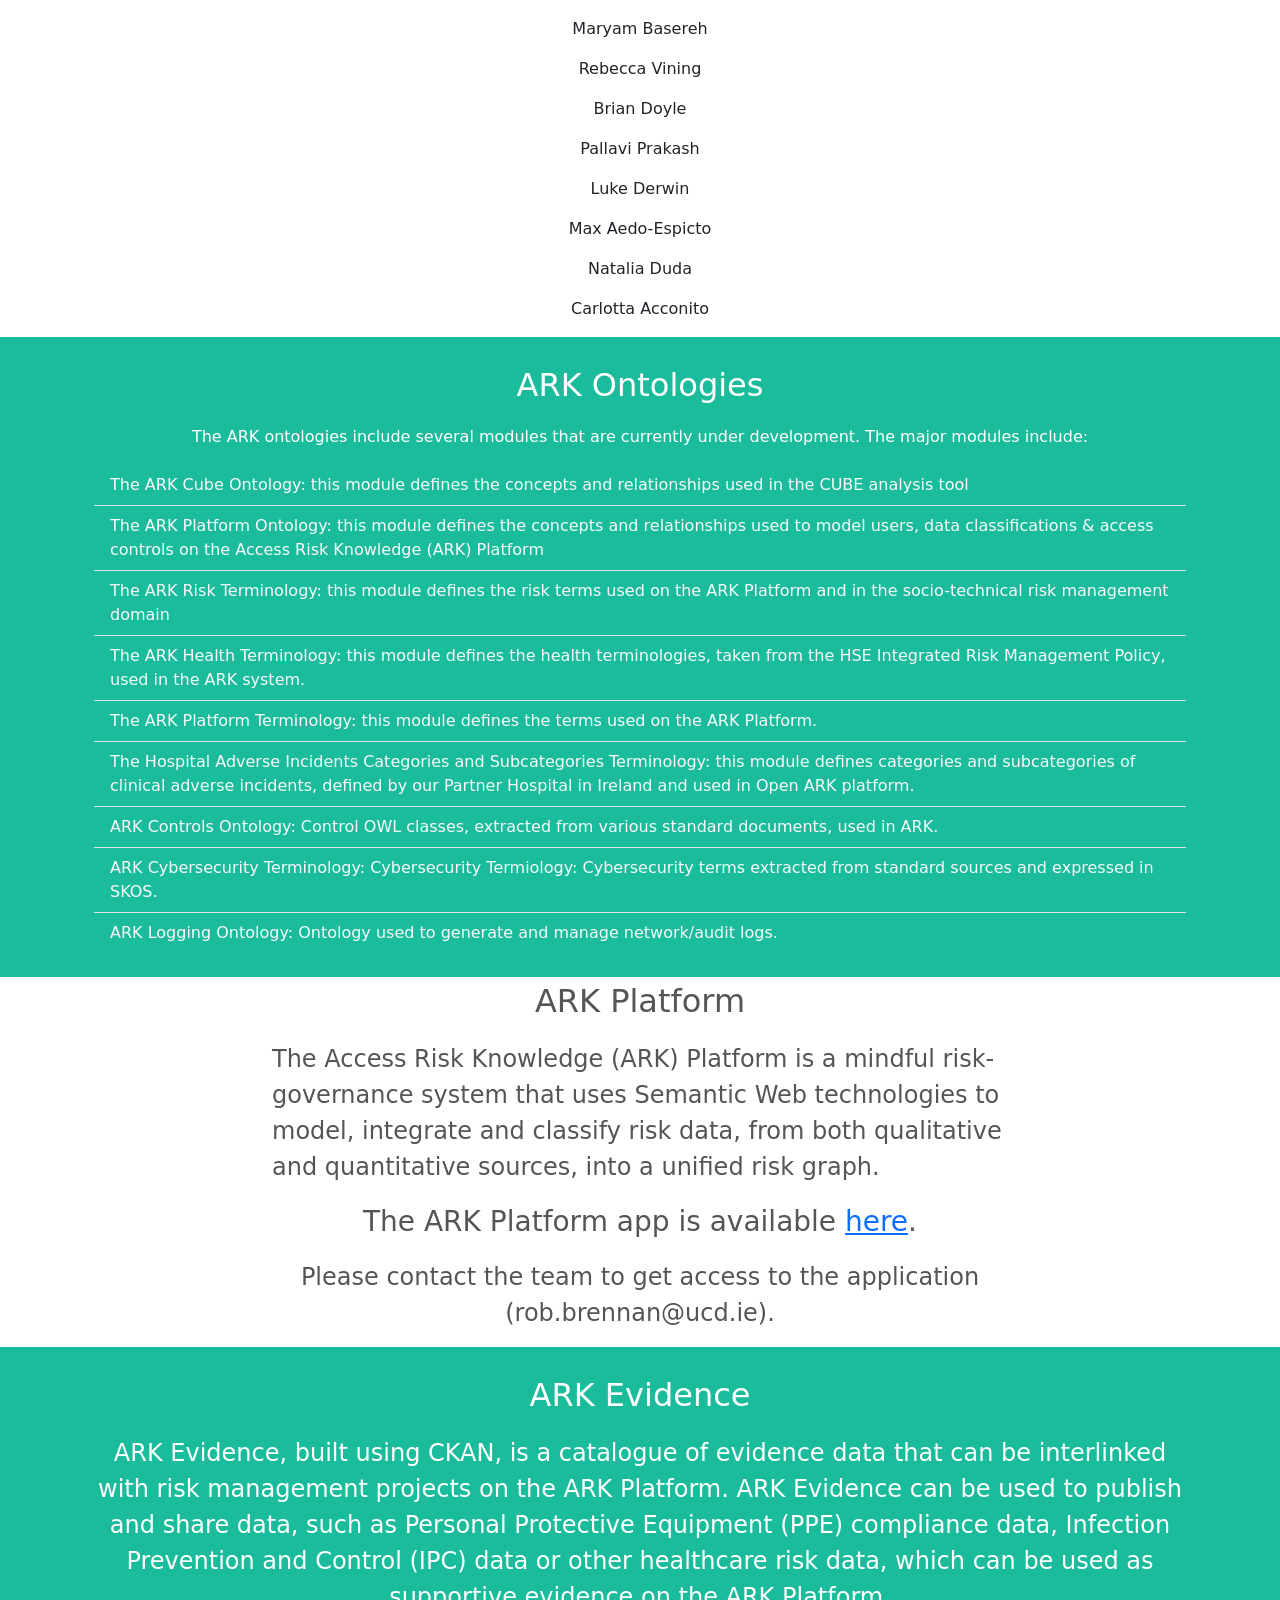
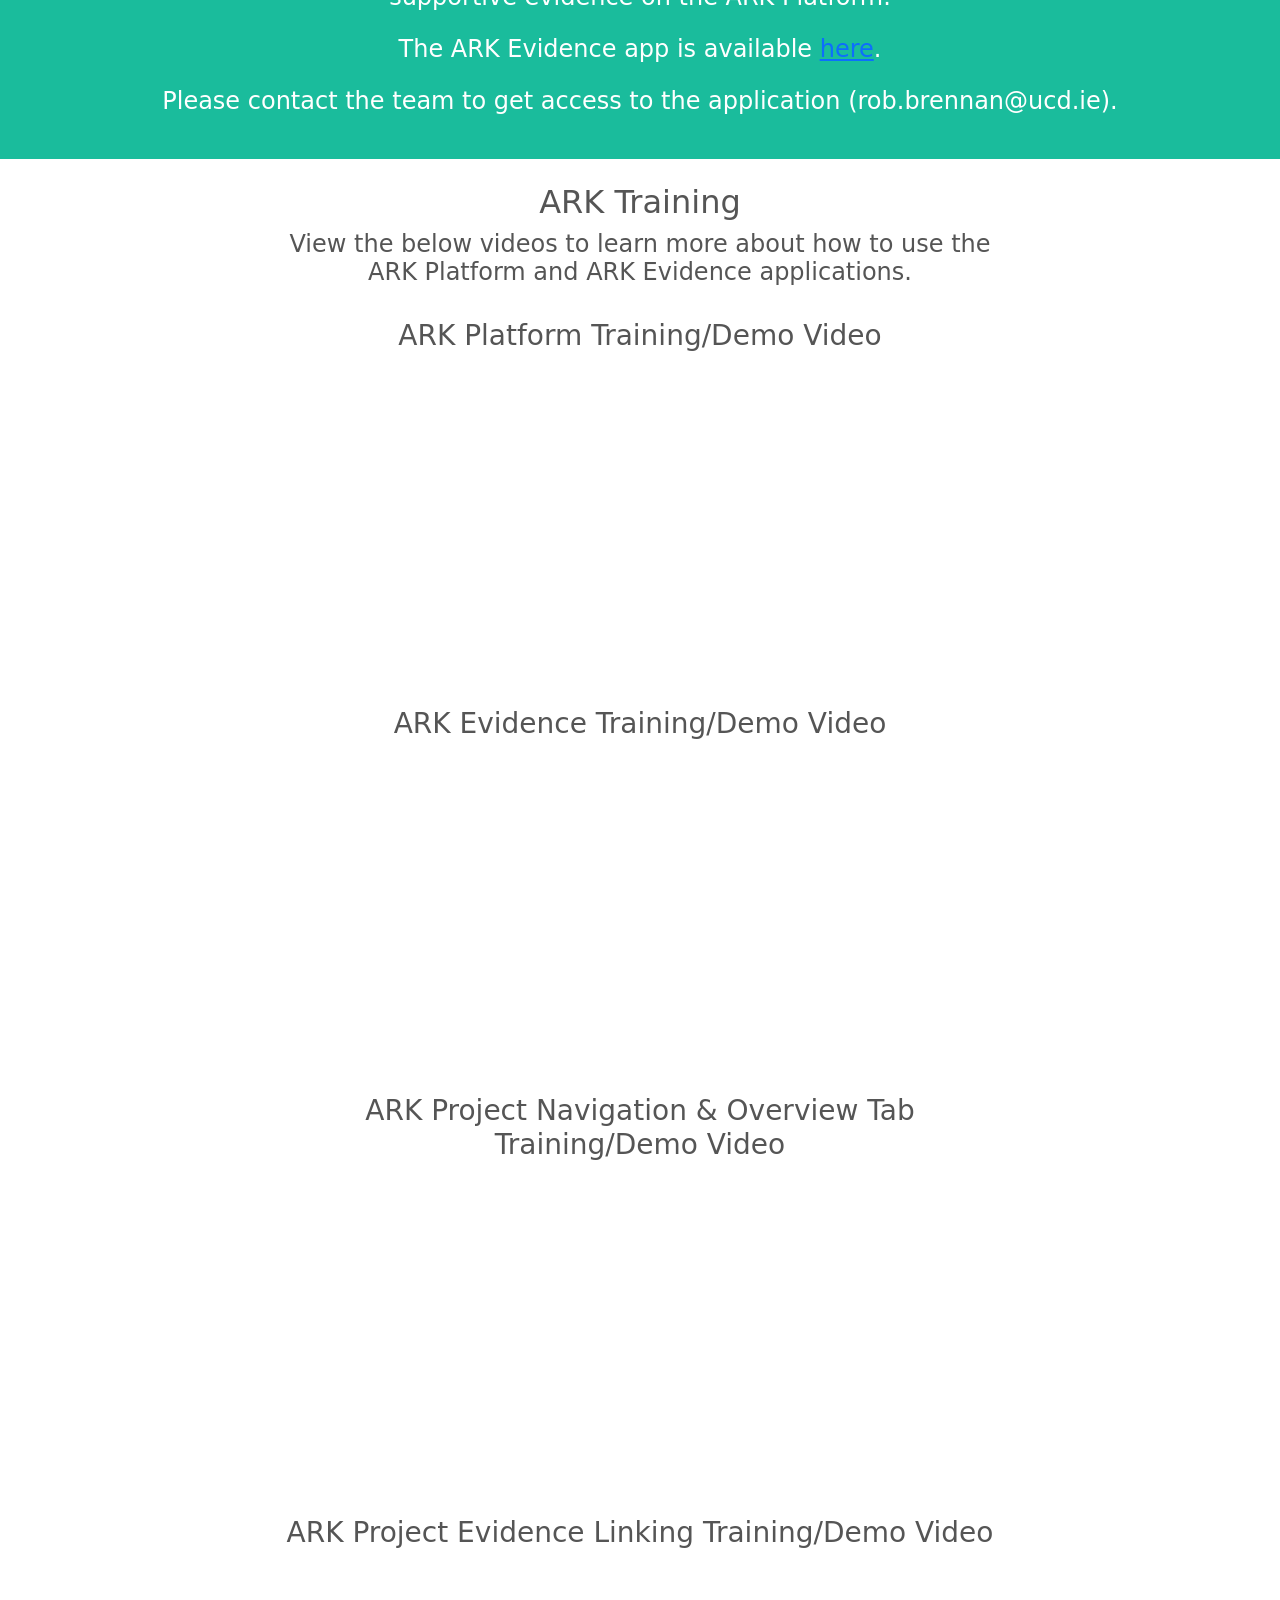
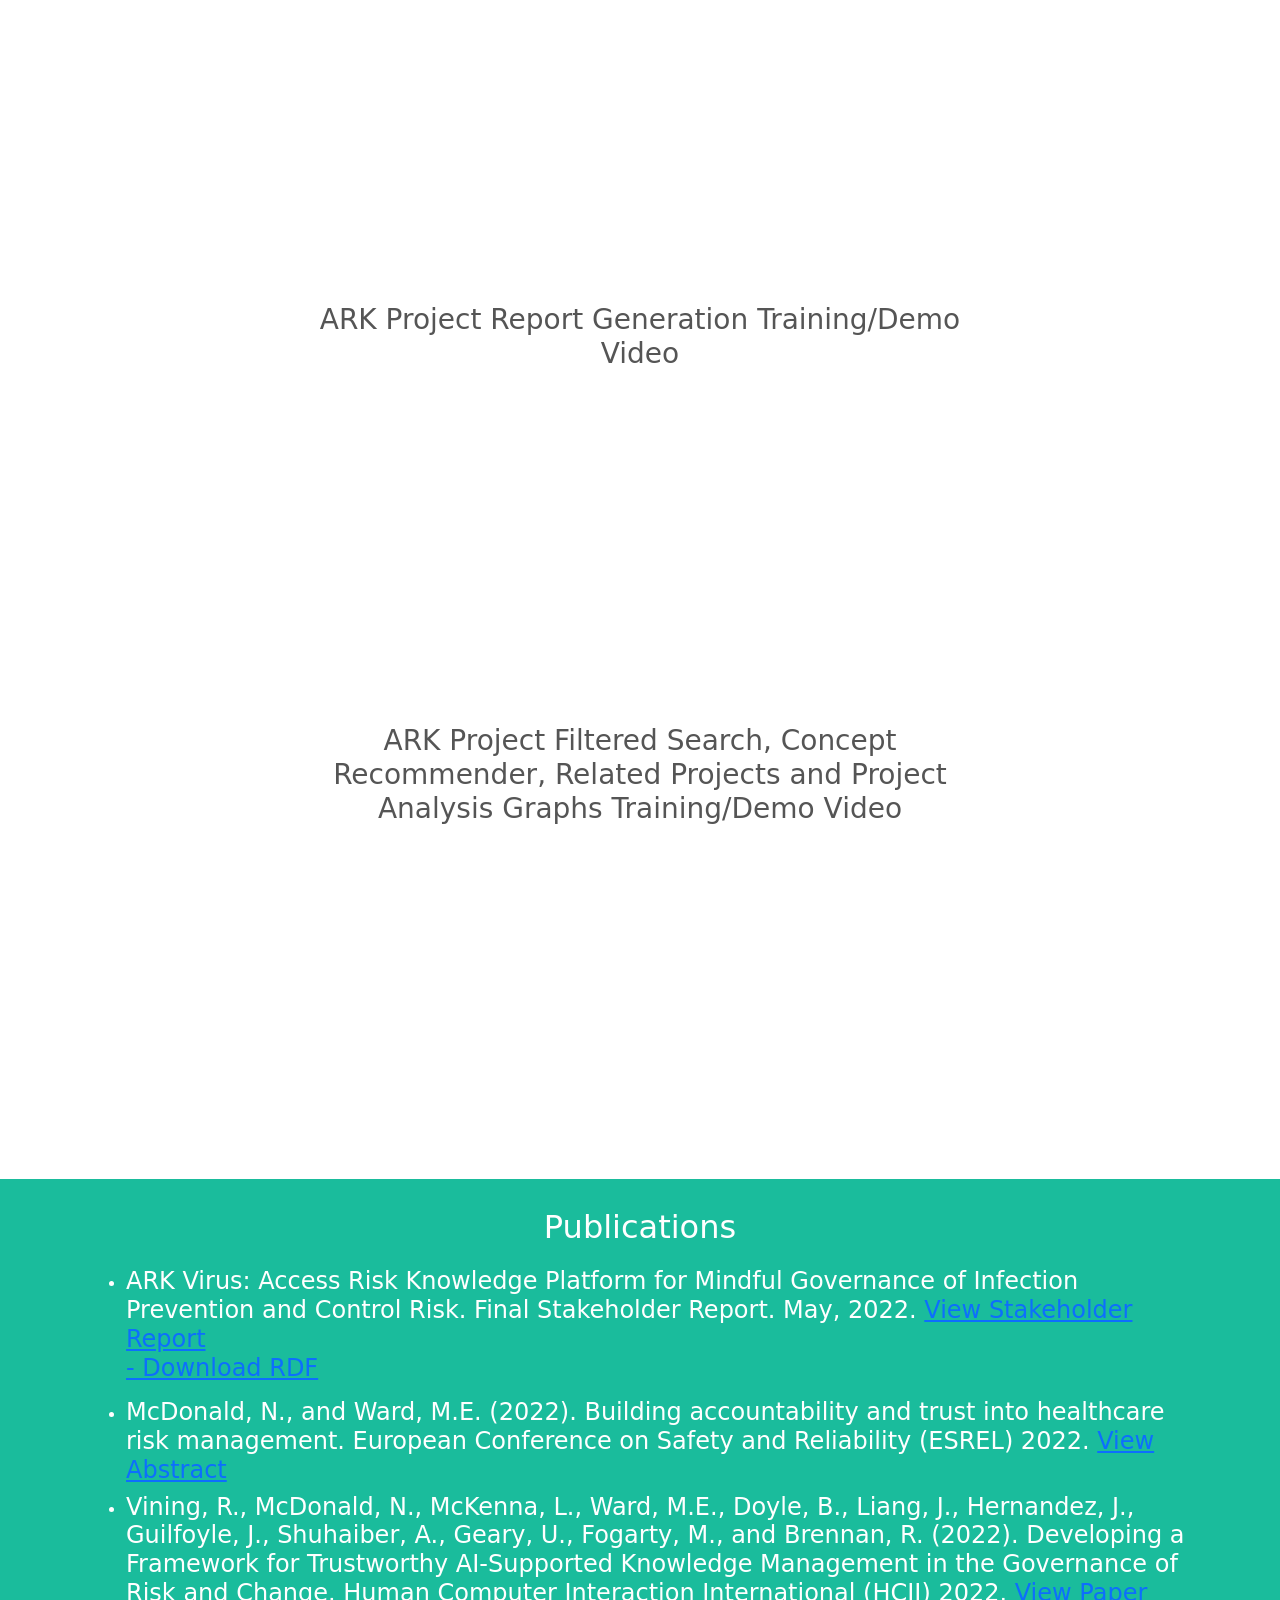
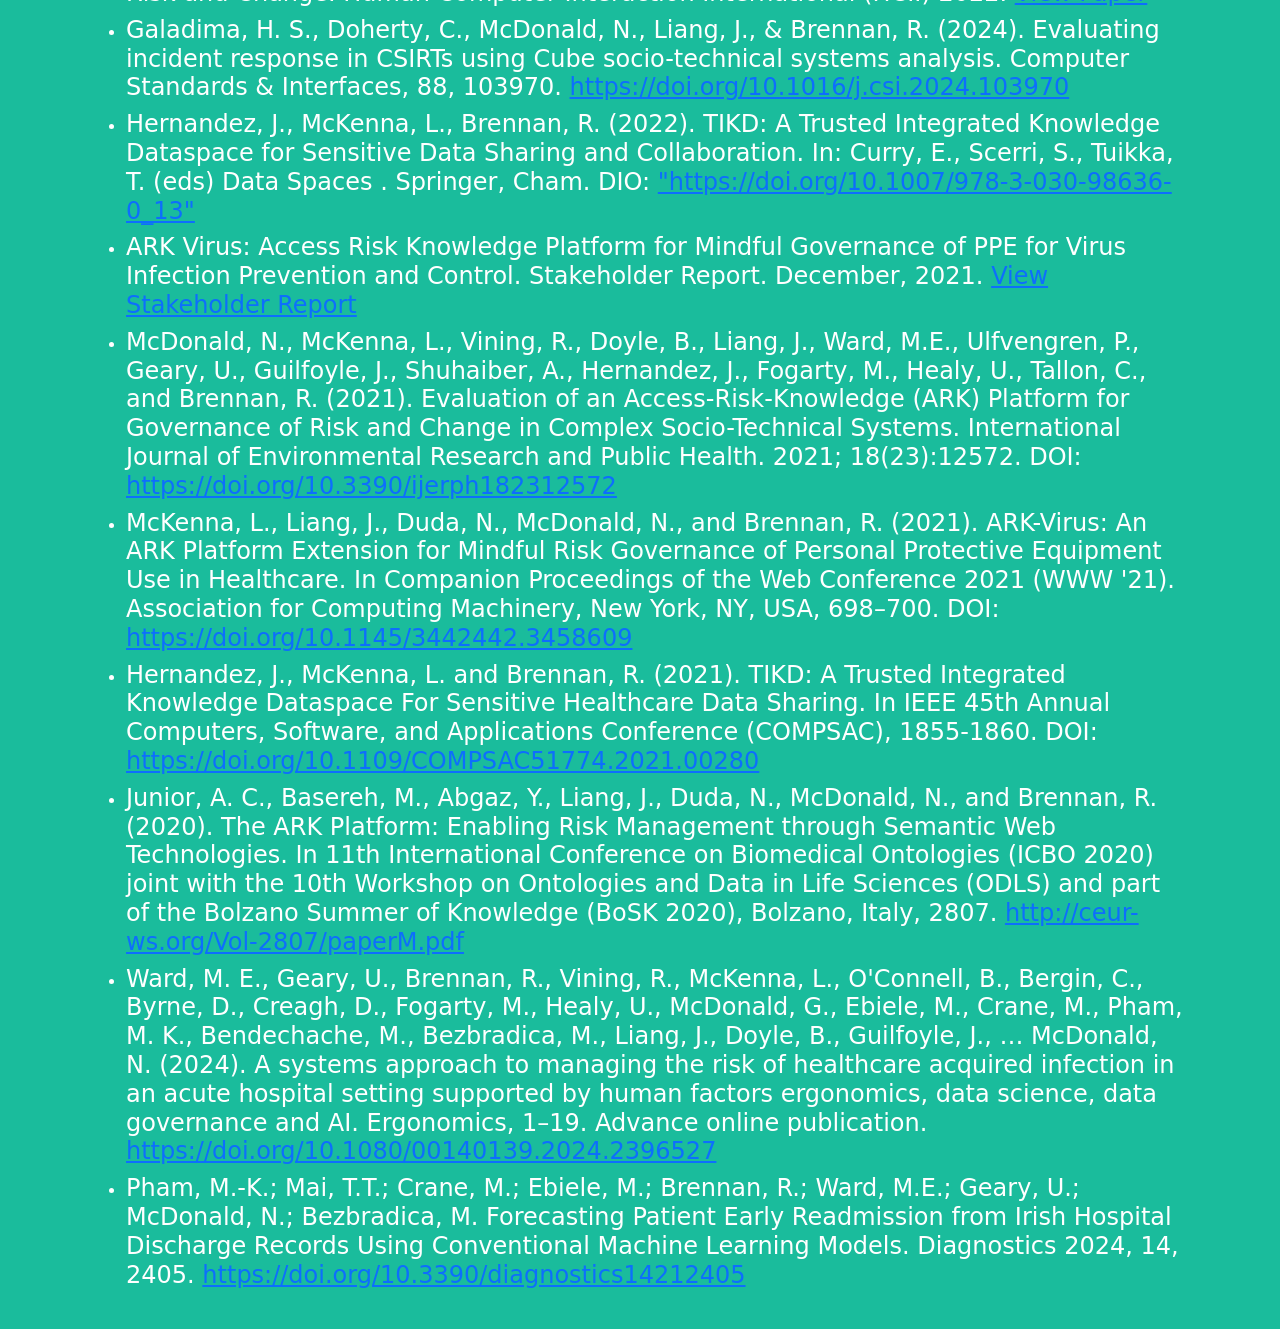
<file: openindex-25.html>
<!DOCTYPE html>
<html lang="en">

<head>
	<meta http-equiv="content-type" content="text/html; charset=utf-8">
	<title>ARK Project</title>
	<meta name="viewport" content="width=device-width, initial-scale=1">
	<link href="https://cdn.jsdelivr.net/npm/bootstrap@5.3.8/dist/css/bootstrap.min.css" rel="stylesheet"
		integrity="sha384-sRIl4kxILFvY47J16cr9ZwB07vP4J8+LH7qKQnuqkuIAvNWLzeN8tE5YBujZqJLB" crossorigin="anonymous">
	<style>
		.bg-1 {
			background-color: #1abc9c;
			/* Green */
			color: #ffffff;
		}

		.bg-2 {
			background-color: #474e5d;
			/* Dark Blue */
			color: #ffffff;
		}

		.bg-3 {
			background-color: #ffffff;
			/* White */
			color: #555555;
		}

		.pad-0 {
			padding-bottom: 50px;
			padding-top: 90px;
		}

		.pad-1 {
			padding-bottom: 50px;
			padding-top: 70px;
		}

		.pad-2 {
			padding-bottom: 30px;
			padding-top: 0px;
		}

		.bg-4 {
			background-color: #1abc9c;
			/* White */
			color: #555555;

		}
	</style>
</head>

<body>
	<nav class="navbar navbar-expand-lg bg-body-tertiary">
		<div class="container-fluid">
			<a class="navbar-brand" href="#">ARK</a>
			<button class="navbar-toggler" type="button" data-bs-toggle="collapse" data-bs-target="#navbarNav"
				aria-controls="navbarNav" aria-expanded="false" aria-label="Toggle navigation">
				<span class="navbar-toggler-icon"></span>
			</button>
			<div class="collapse navbar-collapse" id="navbarNav">
				<ul class="navbar-nav">
					<li class="nav-item">
						<a class="nav-link active" aria-current="page" href="#">Home</a>
					</li>
					<li class="nav-item">
						<a class="nav-link" href="#people">People</a>
					</li>
					<li class="nav-item">
						<a class="nav-link" href="#ontologies">Ontologies</a>
					</li>
					<li class="nav-item">
						<a class="nav-link" href="#ark-platform">ARK Platform</a>
					</li>
					<li class="nav-item">
						<a class="nav-link" href="#ark-evidence">ARK Evidence</a>
					</li>
					<li class="nav-item">
						<a class="nav-link" href="#ark-platform-training">Training</a>
					</li>
					<li class="nav-item">
						<a class="nav-link" href="#ark-platform-publications">Publications</a>
					</li>
				</ul>
			</div>
		</div>
	</nav>
	<section id="about" class="bg-1 bg-gradient">
		<div class="container text-center p-4">
			<div class="row">
				<div class="col">
					<p class="fs-1">Open Access Risk Knowledge (OpenARK) Project</p>
					<p class="text-start"> The Access Risk Knowledge (ARK) project is a project to deliver the novel ARK risk
						governance software platform to organisations vulnerable to operational
						failure.
						The ARK platform will deliver evidence-based risk management capabilities
						to operational, project and strategic levels within organisations. The project will develop the
						ARK
						risk governance platform, using a common analytic framework that
						provides the basis for the following:
					</p>
					<ul>
						<li class="text-start">Mixed method risk analysis, leveraging statistical methods, Artificial
							Intelligence
							(knowledge
							graphs, ontological inference, machine learning, natural language processing)
							and qualitative analysis to provide a comprehensive and reliable risk pattern, informing
							decisions of operations crew.
						</li>
						<li class="text-start"> Combination of multiple cases to create a practical improvement agenda which is
							supported
							and
							tracked through its phases, verifying outcomes.
						</li>
						<li class="text-start">Analysis of risk interactions across business units and projects provides a
							strategic risk
							capability linking strategic threats to operational readiness.
						</li>
					</ul>

					<p class="text-start">
						This will make it possible to develop evidence-based best practice that supports
						performance-based
						regulation and will ultimately provide an operational basis for future system design. The ARK
						solution
						transforms risk management from quantifying loss to proactive governance, assuring reliable
						transactional value from operations, ensuring this is sustainable across the enterprise,
						potentially
						massively enhancing value through effective future system innovation.
					</p>

					<h3 class="text-justify">ARK-Virus</h4>
						<p class="text-start">
							The ARK-Virus Project extends the ARK Platform for use in the healthcare domain - specifically
							for the risk governance of personal protective equipment (PPE) use for infection prevention and
							control (IPC) during the COVID-19 pandemic. The project is a collaboration between the ARK academic team
							and a community of practice (CoP) which includes safety staff in St. James’s Hospital, Beacon Renal, and
							Dublin Fire Brigade.
						</p>

						<h3 class="text-justify">Acknowledgements</h4>
							<p class="text-start">
								This research was conducted with the financial support of Taighde Éireann – Research Ireland under Grant
								Agreement No. 20/COV/8463
								at the ADAPT Centre in Dublin City University and Trinity College Dublin, and through the Enterprise
								Ireland Commercialisation Fund (CF 2018-1012) and co-funded by the European Regional Development Fund
								(ERDF) under Ireland’s European Structural and Investment Funds Programme 2014-2020 . The ADAPT Taighde
								Éireann – Research Ireland
								Centre for Digital Content Technology is funded by Science Foundation Ireland through the Taighde
								Éireann – Research Ireland Research
								Centres Programme and is co-funded under the European Regional Development Fund (ERDF) through Grant
								#13/RC/2106_P2.
							</p>
				</div>
			</div>
		</div>
	</section>
	<section id="people">
		<div class="container text-center">
			<p class="fs-1">People</p>
			<div class="row justify-centent-center">
				<div class="col-3">
					<p class="fs-3">University College Dublin (UCD)</p>
					<p>Asst. Prof. Rob Brennan</p>
					<p>Junli Liang</p>
					<p>Malick Ebiele</p>
					<p>Huan Chen</p>
					<p>Sajjad Karimian</p>
					<p>Haula Galadima</p>
				</div>
				<div class="col-3">
					<p class="fs-3">Trinity College Dublin (TCD)</p>
					<p>Prof. Nick McDonald</p>
					<p>Paula Hicks</p>
				</div>
				<!-- <div class="col-4">
					<p class="fs-3">Dublin City University (DCU)</p>
					<p>Maryam Basereh</p>
				</div> -->
				<div class="col-3">
					<p class="fs-3">ARK Partners</p>
					<p>St. James's Hospital</p>
					<p>Dublin Fire Brigade</p>
					<p>Beacon Renal</p>
				</div>
				<div class="col-3">
					<p class="fs-3">Interns</p>
					<p>Mischa Heeb</p>
					<p>Lucie Andrieu</p>
					<p>Maÿlis Laporte</p>
				</div>
			</div>
			<div class="row justify-centent-center">
				<div class="col-12">
					<p class="fs-3">Alumni</p>
					<p>Dr. Julio Hernandez</p>
					<p>Dr. Lucy McKenna</p>
					<p>Dr. Ademar Crotti Junior</p>
					<p>Dr. Yalemisew Abgaz</p>
					<p>Dr. Daniele Baranzini</p>
					<p>Maryam Basereh</p>
					<p>Rebecca Vining</p>
					<p>Brian Doyle</p>
					<p>Pallavi Prakash</p>
					<p>Luke Derwin</p>
					<p>Max Aedo-Espicto</p>
					<p>Natalia Duda</p>
					<p>Carlotta Acconito</p>
				</div>
			</div>
		</div>
	</section>

	<section id="ontologies" class="bg-1">
		<div class="container text-center p-4">
			<div class="row justify-centent-center">
				<div class="col-12">
					<p class="fs-2">ARK Ontologies</p>
					<p class="text-justify"> The ARK ontologies include several modules that are currently under development. The
						major modules include:
					</p>
				</div>
				<div class="col-12">
					<div class="list-group list-group-flush bg-transparent">
						<a class="list-group-item list-group-item-action bg-transparent text-start text-light"
							href="https://w3id.org/ARK/Cube">The ARK Cube Ontology: this module
							defines the concepts and relationships used in the CUBE analysis tool</a>
						<a class="list-group-item list-group-item-action bg-transparent text-start text-light"
							href="https://w3id.org/ARK/Platform">
							The ARK Platform Ontology: this module defines the concepts and relationships used to model users, data
							classifications & access controls on the Access Risk Knowledge (ARK) Platform
						</a>
						<a class="list-group-item list-group-item-action bg-transparent text-start text-light"
							href="https://w3id.org/ARK/RiskTerminology">
							The ARK Risk Terminology: this module defines the risk terms used on the ARK Platform and in the
							socio-technical risk management domain
						</a>
						<a class="list-group-item list-group-item-action bg-transparent text-start text-light"
							href="https://w3id.org/ARK/HealthTerminology">
							The ARK Health Terminology:
							this module defines the health terminologies, taken from the
							HSE Integrated Risk Management Policy, used in the ARK system.</a>
						<a class="list-group-item list-group-item-action bg-transparent text-start text-light"
							href="https://w3id.org/ARK/PlatformTerminology">The ARK Platform Terminology:
							this module defines the terms used on the ARK Platform.</a>
						<a class="list-group-item list-group-item-action bg-transparent text-start text-light"
							href="https://w3id.org/ARK/HAdvIncCats">The Hospital Adverse Incidents
							Categories and Subcategories Terminology: this module defines categories and
							subcategories of clinical adverse incidents, defined by our Partner Hospital in Ireland and used
							in Open ARK platform.</a>
						<a class="list-group-item list-group-item-action bg-transparent text-start text-light"
							href="https://w3id.org/ARK/ControlsOntology">
							ARK Controls Ontology: Control OWL classes, extracted from various standard documents, used in ARK.</a>
						<a class="list-group-item list-group-item-action bg-transparent text-start text-light"
							href="https://w3id.org/ARK/CybersecurityTerminology">
							ARK Cybersecurity Terminology: Cybersecurity Termiology: Cybersecurity terms extracted from standard
							sources and
							expressed in SKOS. </a>
						<a class="list-group-item list-group-item-action bg-transparent text-start text-light"
							href="https://w3id.org/ARK/LoggingOntology">
							ARK Logging Ontology: Ontology used to generate and manage network/audit logs.</a>
					</div>
				</div>
				<div class="col-lg-2"></div>
			</div>
		</div>
	</section>

	<section id="ark-platform" class="bg-3">
		<div class="container text-center">
			<div class="row">
				<div class="col-lg-2  "></div>
				<div class="col-lg-8 text-center">
					<p class="fs-2 text-centre">ARK Platform</p>
					<p class="fs-4 text-start">The Access Risk Knowledge (ARK) Platform is a mindful risk-governance system that
						uses Semantic Web technologies to model, integrate and classify risk data, from both qualitative and
						quantitative sources, into a unified risk graph.
					</p>
					<p class="fs-3 text-centre"> The ARK Platform app is available <a
							href="http://openark.adaptcentre.ie/ARKProjects">here</a>.</p>
					<p class="fs-4">Please contact the team to get access to the application (rob.brennan@ucd.ie).</p>
				</div>
			</div>
		</div>
	</section>

	<section id="ark-evidence" class="bg-1">
		<div class="container text-center p-4">
			<div class="row">
				<div class="col text-center">
					<p class="fs-2 text-centre">ARK Evidence</p>
					<p class="fs-4 text-justify">ARK Evidence, built using CKAN, is a catalogue of evidence data that can be
						interlinked with risk management projects on the ARK Platform. ARK Evidence can be used to publish and share
						data, such as Personal Protective Equipment (PPE) compliance data, Infection Prevention and Control (IPC)
						data or other healthcare risk data, which can be used as supportive evidence on the ARK Platform.
					</p>
					<p class="fs-4 text-centre"> The ARK Evidence app is available <a
							href="https://openark.adaptcentre.ie/ARKEvidence/">here</a>.</p>
					<p class="fs-4">Please contact the team to get access to the application (rob.brennan@ucd.ie).</p>
				</div>
			</div>
		</div>
	</section>

	<section id="ark-platform-training" class="bg-3">
		<div class="container text-center p-4">
			<div class="row">
				<div class="col-lg-2"></div>
				<div class="col-lg-8 text-center">
					<h2 class="text-centre">ARK Training</h2>
					<h4>View the below videos to learn more about how to use the ARK Platform and ARK Evidence applications.</h4>
					<br>
					<h3 class="text-centre">ARK Platform Training/Demo Video</h3>
					<iframe width="560" height="315" src="https://www.youtube.com/embed/jJ6elKuicy8" title="YouTube video player"
						frameborder="0"
						allow="accelerometer; autoplay; clipboard-write; encrypted-media; gyroscope; picture-in-picture"
						allowfullscreen></iframe>
					<br>
					<br>
					<h3 class="text-centre">ARK Evidence Training/Demo Video</h3>
					<iframe width="560" height="315" src="https://www.youtube.com/embed/UtYZzNb8G4E" title="YouTube video player"
						frameborder="0"
						allow="accelerometer; autoplay; clipboard-write; encrypted-media; gyroscope; picture-in-picture"
						allowfullscreen></iframe>
					<br>
					<br>
					<h3 class="text-centre">ARK Project Navigation & Overview Tab Training/Demo Video</h3>
					<iframe width="560" height="315" src="https://www.youtube.com/embed/CWxXK081RgM" title="YouTube video player"
						frameborder="0"
						allow="accelerometer; autoplay; clipboard-write; encrypted-media; gyroscope; picture-in-picture"
						allowfullscreen></iframe>
					<br>
					<br>
					<h3 class="text-centre">ARK Project Evidence Linking Training/Demo Video</h3>
					<iframe width="560" height="315" src="https://www.youtube.com/embed/qqRIG6dCS5s" title="YouTube video player"
						frameborder="0"
						allow="accelerometer; autoplay; clipboard-write; encrypted-media; gyroscope; picture-in-picture"
						allowfullscreen></iframe>
					<br>
					<br>
					<h3 class="text-centre">ARK Project Report Generation Training/Demo Video</h3>
					<iframe width="560" height="315" src="https://www.youtube.com/embed/UQxqM_RlDu8" title="YouTube video player"
						frameborder="0"
						allow="accelerometer; autoplay; clipboard-write; encrypted-media; gyroscope; picture-in-picture"
						allowfullscreen></iframe>
					<br>
					<br>
					<h3 class="text-centre">ARK Project Filtered Search, Concept Recommender, Related Projects and Project
						Analysis Graphs Training/Demo Video</h3>
					<iframe width="560" height="315" src="https://www.youtube.com/embed/rn8XeHM8QTQ" title="YouTube video player"
						frameborder="0"
						allow="accelerometer; autoplay; clipboard-write; encrypted-media; gyroscope; picture-in-picture"
						allowfullscreen></iframe>
				</div>
			</div>
		</div>
	</section>

	<section id="ark-platform-publications" class="bg-1">
		<div class="container text-center p-4">
			<div class="row">
				<div class="col-12">
					<p class="fs-2 text-centre">Publications</p>
					<ul>
						<li>
							<h4 class="text-start">
								ARK Virus: Access Risk Knowledge Platform for Mindful Governance of Infection Prevention and Control
								Risk. Final Stakeholder Report. May, 2022.
								<a href="https://openark.adaptcentre.ie/ARK_Websites/Stakeholder_Report_Trial3.pdf">View Stakeholder
									Report</a>
								<p><a href="https://openark.adaptcentre.ie/ARK_Websites/Stakeholder_Report_Trial3.ttl">- Download
										RDF</a></p>
							</h4>
						</li>

						<li>
							<h4 class="text-start">
								McDonald, N., and Ward, M.E. (2022). Building accountability and trust into healthcare risk management.
								European Conference on Safety and Reliability (ESREL) 2022.
								<a href="https://openark.adaptcentre.ie/ARK_Websites/ESREL_abstract.pdf"> View Abstract</a>
							</h4>
						</li>

						<li>
							<h4 class="text-start">
								Vining, R., McDonald, N., McKenna, L., Ward, M.E., Doyle, B., Liang, J., Hernandez, J., Guilfoyle, J.,
								Shuhaiber, A., Geary, U., Fogarty, M., and Brennan, R. (2022). Developing a Framework for Trustworthy
								AI-Supported Knowledge Management in the Governance of Risk and Change. Human Computer Interaction
								International (HCII) 2022.
								<a href="https://openark.adaptcentre.ie/ARK_Websites/HCII_paper.pdf"> View Paper</a>
							</h4>
						</li>
						<li>
							<h4 class="text-start">
								Galadima, H. S., Doherty, C., McDonald, N., Liang, J., & Brennan, R. (2024). Evaluating incident
								response in CSIRTs using Cube socio-technical systems analysis. Computer Standards & Interfaces, 88,
								103970.
								<a href="https://doi.org/10.1016/j.csi.2024.103970">https://doi.org/10.1016/j.csi.2024.103970</a>
							</h4>
						</li>

						<li>
							<h4 class="text-start">
								Hernandez, J., McKenna, L., Brennan, R. (2022). TIKD: A Trusted Integrated Knowledge Dataspace for
								Sensitive Data Sharing and Collaboration. In: Curry, E., Scerri, S., Tuikka, T. (eds) Data Spaces .
								Springer, Cham.
								DIO: <a
									href="https://doi.org/10.1007/978-3-030-98636-0_13">"https://doi.org/10.1007/978-3-030-98636-0_13"</a>
							</h4>
						</li>

						<li>
							<h4 class="text-start">
								ARK Virus: Access Risk Knowledge Platform for Mindful Governance of PPE for Virus Infection Prevention
								and Control. Stakeholder Report. December, 2021.
								<a href="https://openark.adaptcentre.ie/ARK_Websites/Stakeholder_Report.pdf"> View Stakeholder
									Report</a>
							</h4>
						</li>

						<li>
							<h4 class="text-start">
								McDonald, N., McKenna, L., Vining, R., Doyle, B., Liang, J., Ward, M.E., Ulfvengren, P., Geary, U.,
								Guilfoyle, J., Shuhaiber, A., Hernandez, J., Fogarty, M., Healy, U., Tallon, C., and Brennan, R. (2021).
								Evaluation of an Access-Risk-Knowledge (ARK) Platform for Governance of Risk and Change in Complex
								Socio-Technical Systems. International Journal of Environmental Research and Public Health. 2021;
								18(23):12572.
								DOI: <a href="https://doi.org/10.3390/ijerph182312572">https://doi.org/10.3390/ijerph182312572</a>
							</h4>
						</li>

						<li>
							<h4 class="text-start">
								McKenna, L., Liang, J., Duda, N., McDonald, N., and Brennan, R. (2021). ARK-Virus: An ARK Platform
								Extension for Mindful Risk Governance
								of Personal Protective Equipment Use in Healthcare. In Companion Proceedings of the Web Conference 2021
								(WWW '21). Association for Computing
								Machinery, New York, NY, USA, 698–700. DOI: <a
									href="https://doi.org/10.1145/3442442.3458609">https://doi.org/10.1145/3442442.3458609</a>
							</h4>
						</li>

						<li>
							<h4 class="text-start">
								Hernandez, J., McKenna, L. and Brennan, R. (2021). TIKD: A Trusted Integrated Knowledge Dataspace For
								Sensitive Healthcare Data Sharing. In
								IEEE 45th Annual Computers, Software, and Applications Conference (COMPSAC), 1855-1860. DOI:
								<a
									href="https://doi.org/10.1109/COMPSAC51774.2021.00280">https://doi.org/10.1109/COMPSAC51774.2021.00280</a>
							</h4>
						</li>

						<li>
							<h4 class="text-start">
								Junior, A. C., Basereh, M., Abgaz, Y., Liang, J., Duda, N., McDonald, N., and Brennan, R. (2020). The
								ARK Platform: Enabling Risk Management
								through Semantic Web Technologies. In 11th International Conference on Biomedical Ontologies (ICBO 2020)
								joint with the 10th Workshop on
								Ontologies and Data in Life Sciences (ODLS) and part of the Bolzano Summer of Knowledge (BoSK 2020),
								Bolzano, Italy, 2807.
								<a href="http://ceur-ws.org/Vol-2807/paperM.pdf">http://ceur-ws.org/Vol-2807/paperM.pdf</a>
							</h4>
						</li>

						<li>
							<h4 class="text-start">
								Ward, M. E., Geary, U., Brennan, R., Vining, R., McKenna, L., O'Connell, B., Bergin, C., Byrne, D.,
								Creagh,
								D., Fogarty, M., Healy, U., McDonald, G., Ebiele, M., Crane, M., Pham, M. K., Bendechache, M.,
								Bezbradica,
								M., Liang, J., Doyle, B., Guilfoyle, J., … McDonald, N. (2024). A systems approach to managing the risk
								of
								healthcare acquired infection in an acute hospital setting supported by human factors ergonomics, data
								science, data governance and AI. Ergonomics, 1–19. Advance online publication.
								<a
									href="https://doi.org/10.1080/00140139.2024.2396527">https://doi.org/10.1080/00140139.2024.2396527</a>
							</h4>
						</li>

						<li>
							<h4 class="text-start">
								Pham, M.-K.; Mai, T.T.; Crane, M.; Ebiele, M.; Brennan, R.; Ward, M.E.; Geary, U.; McDonald, N.;
								Bezbradica,
								M. Forecasting Patient Early Readmission from Irish Hospital Discharge Records Using Conventional
								Machine
								Learning Models. Diagnostics 2024, 14, 2405.
								<a href="https://doi.org/10.3390/diagnostics14212405">https://doi.org/10.3390/diagnostics14212405</a>
							</h4>
						</li>

					</ul>
				</div>
			</div>
		</div>
	</section>

	<script>
		function includeHTML() {
			var z, i, elmnt, file, xhttp;
			/* Loop through a collection of all HTML elements: */
			z = document.getElementsByTagName("*");
			for (i = 0; i < z.length; i++) {
				elmnt = z[i];
				/*search for elements with a certain atrribute:*/
				file = elmnt.getAttribute("w3-include-html");
				if (file) {
					/* Make an HTTP request using the attribute value as the file name: */
					xhttp = new XMLHttpRequest();
					xhttp.onreadystatechange = function () {
						if (this.readyState == 4) {
							if (this.status == 200) { elmnt.innerHTML = this.responseText; }
							if (this.status == 404) { elmnt.innerHTML = "Page not found."; }
							/* Remove the attribute, and call this function once more: */
							elmnt.removeAttribute("w3-include-html");
							includeHTML();
						}
					}
					xhttp.open("GET", file, true);
					xhttp.send();
					/* Exit the function: */
					return;
				}
			}
		}
		includeHTML();
	</script>

	<script src="https://cdn.jsdelivr.net/npm/bootstrap@5.3.8/dist/js/bootstrap.bundle.min.js"
		integrity="sha384-FKyoEForCGlyvwx9Hj09JcYn3nv7wiPVlz7YYwJrWVcXK/BmnVDxM+D2scQbITxI"
		crossorigin="anonymous"></script>
</body>

</html>
</file>
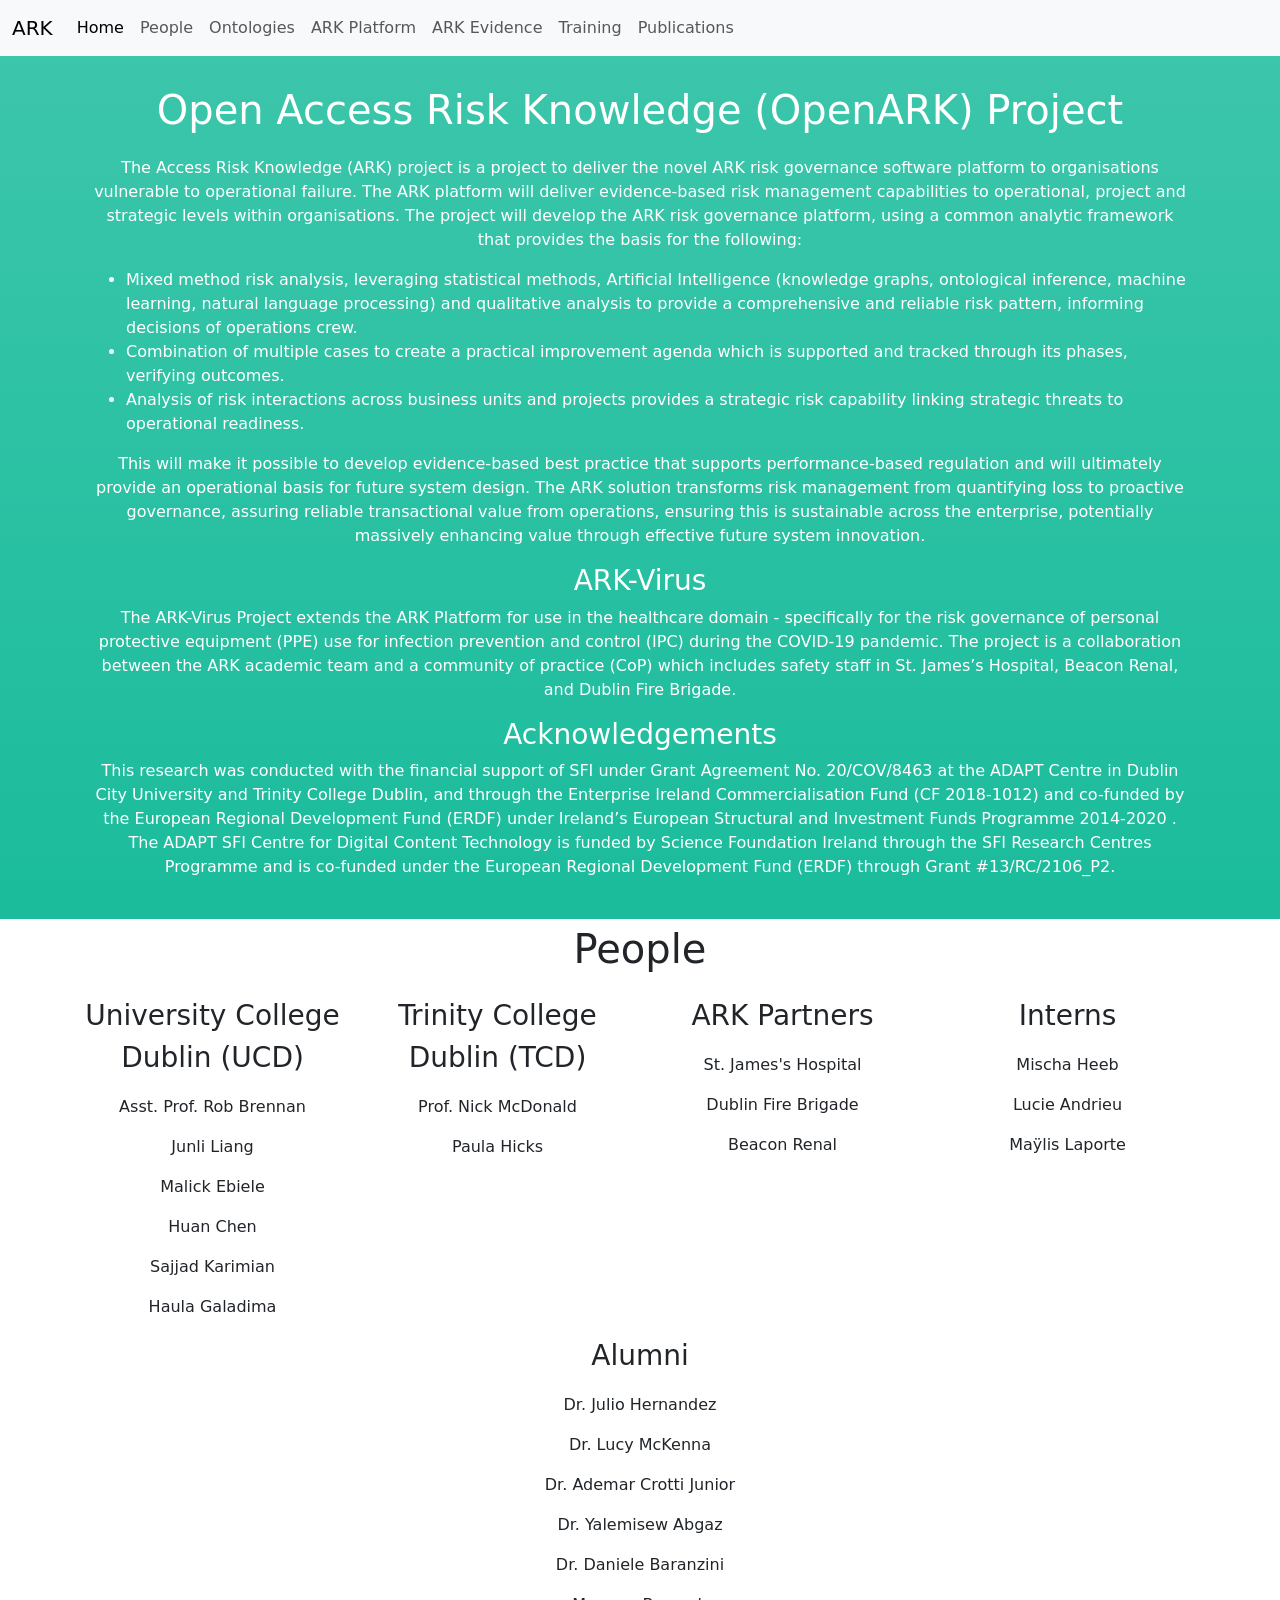
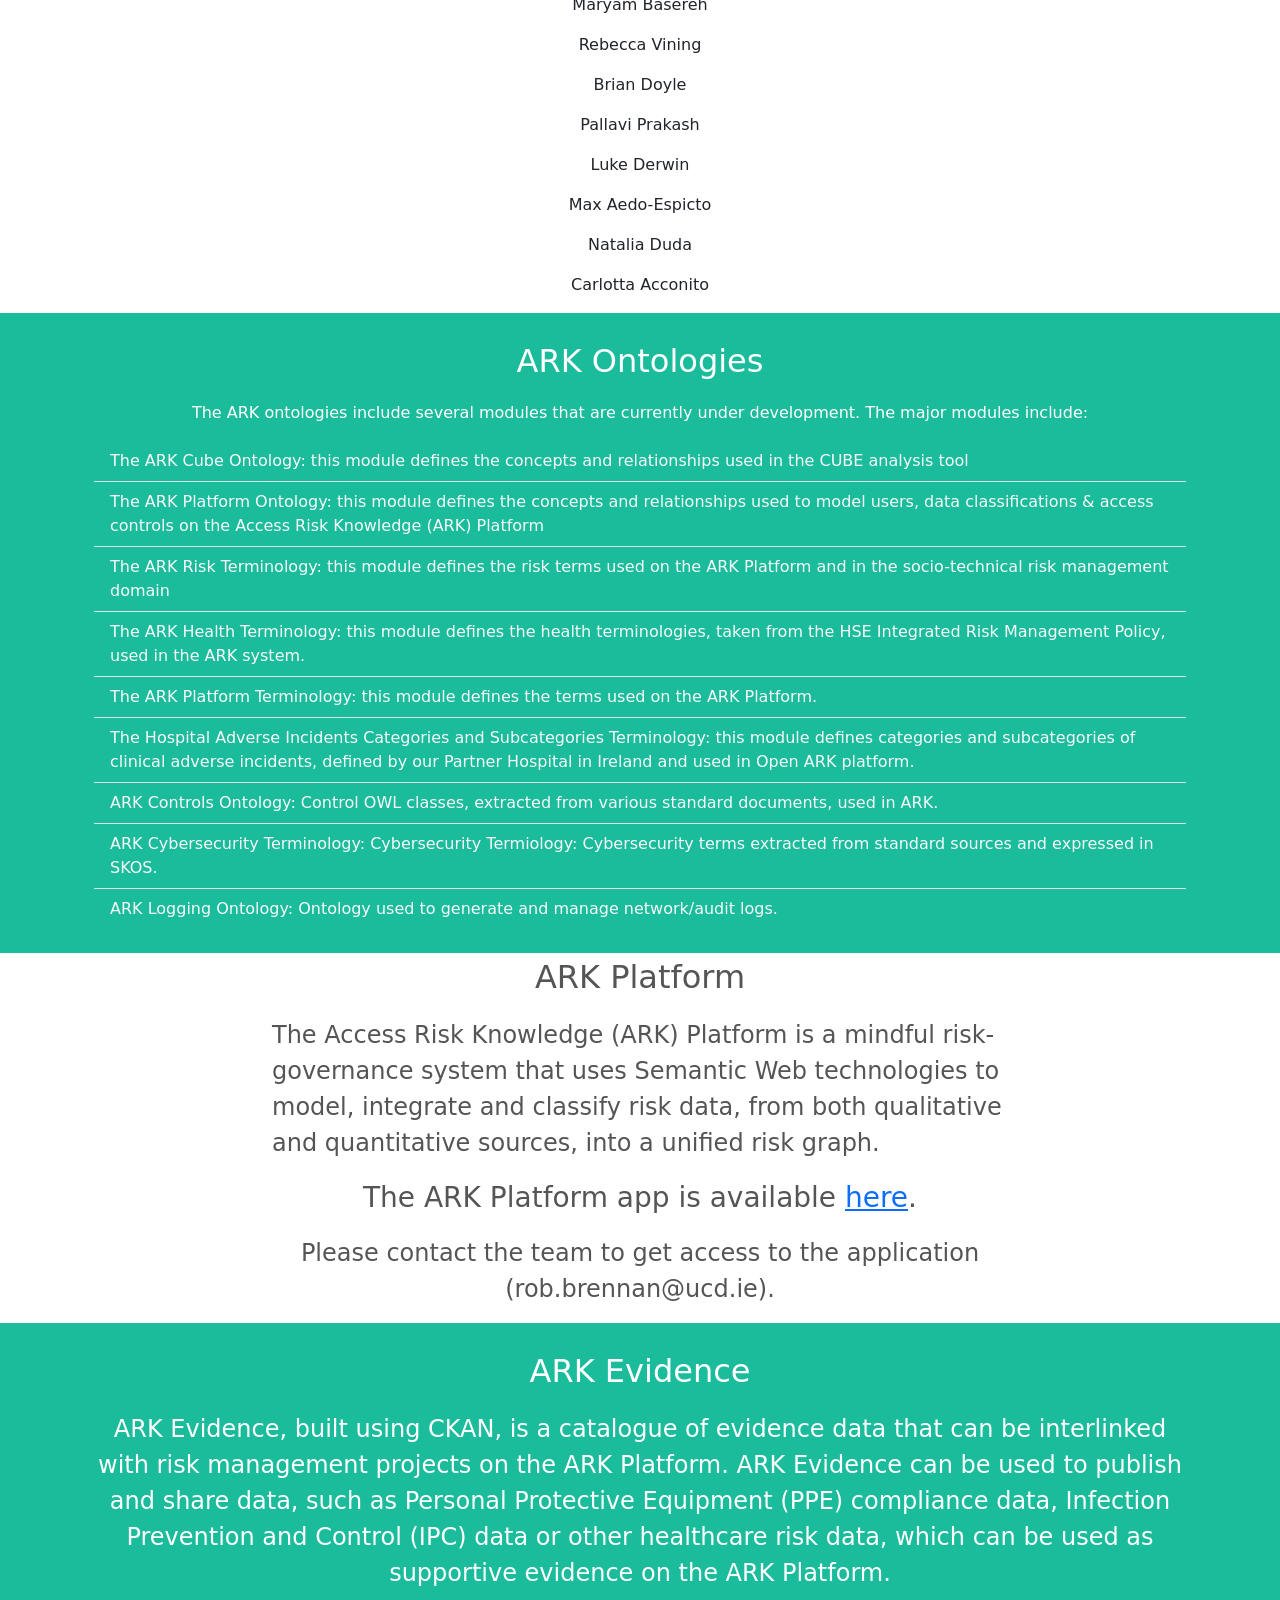
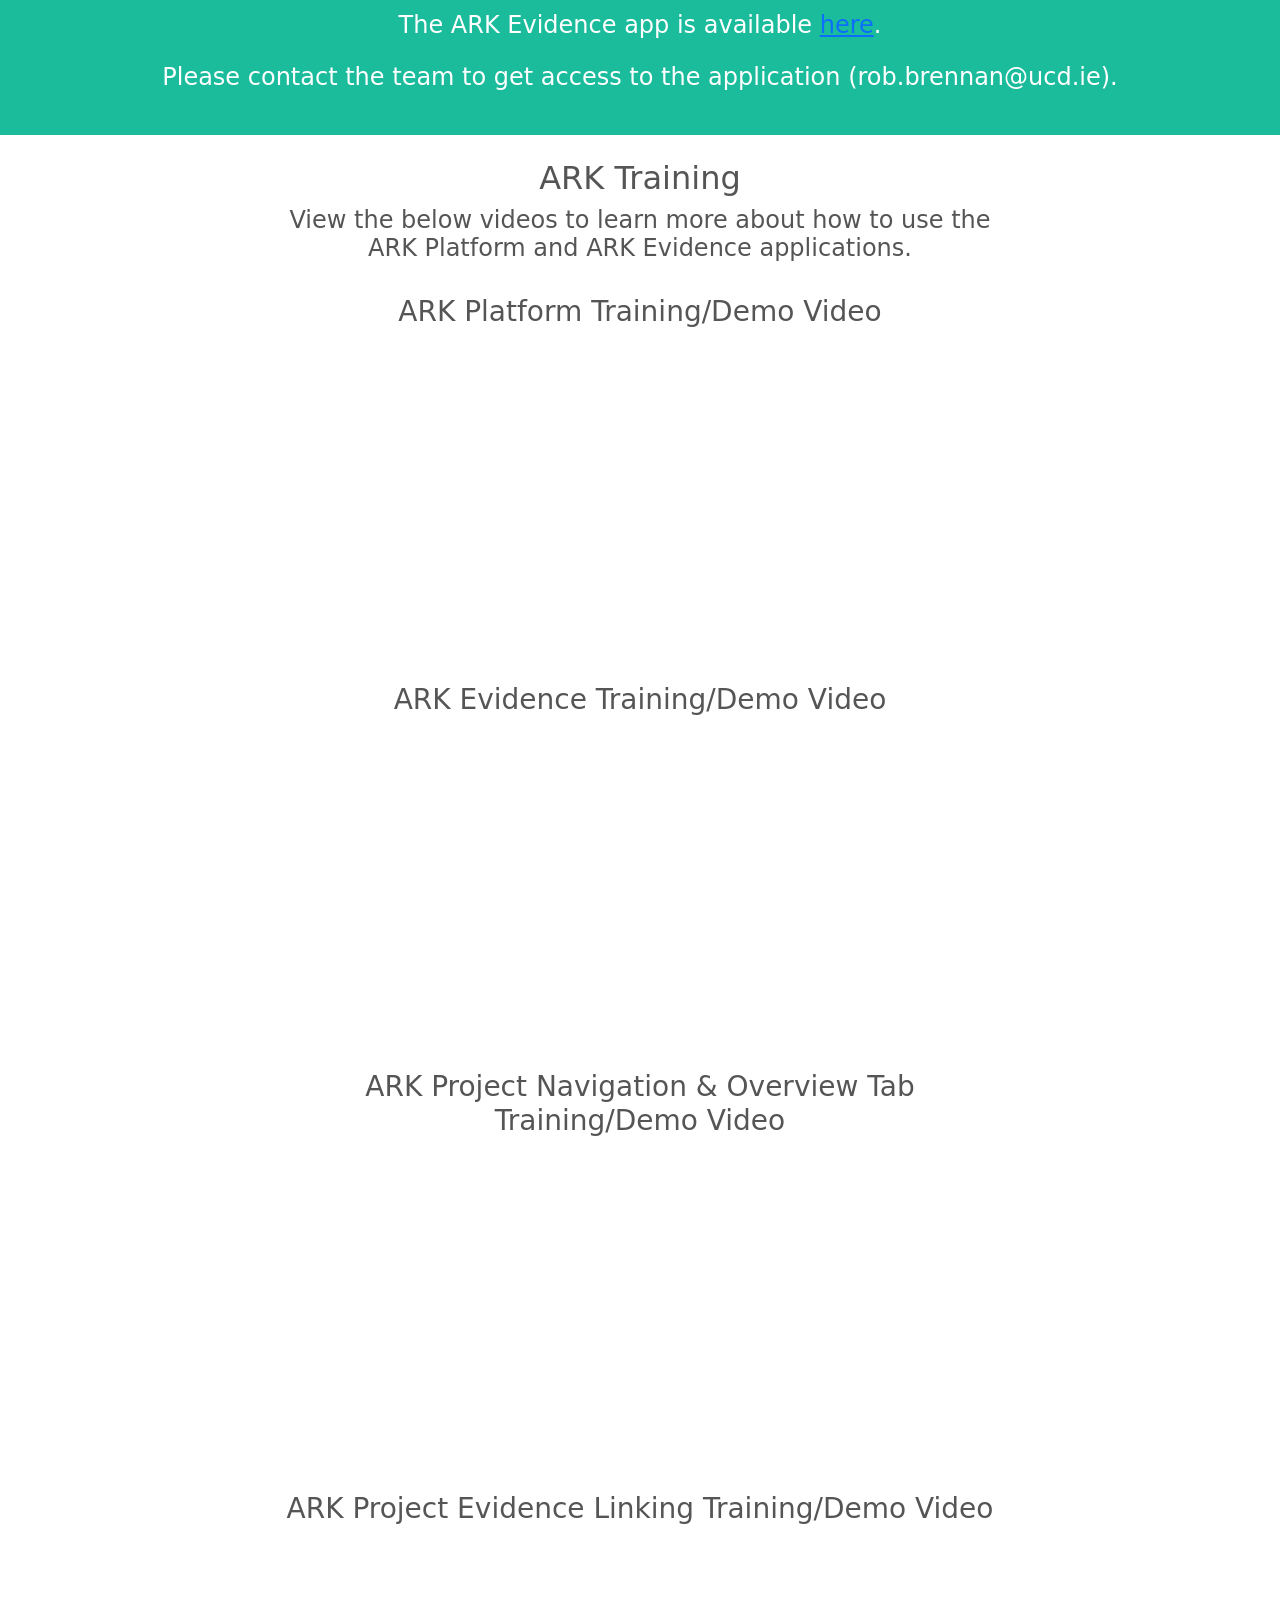
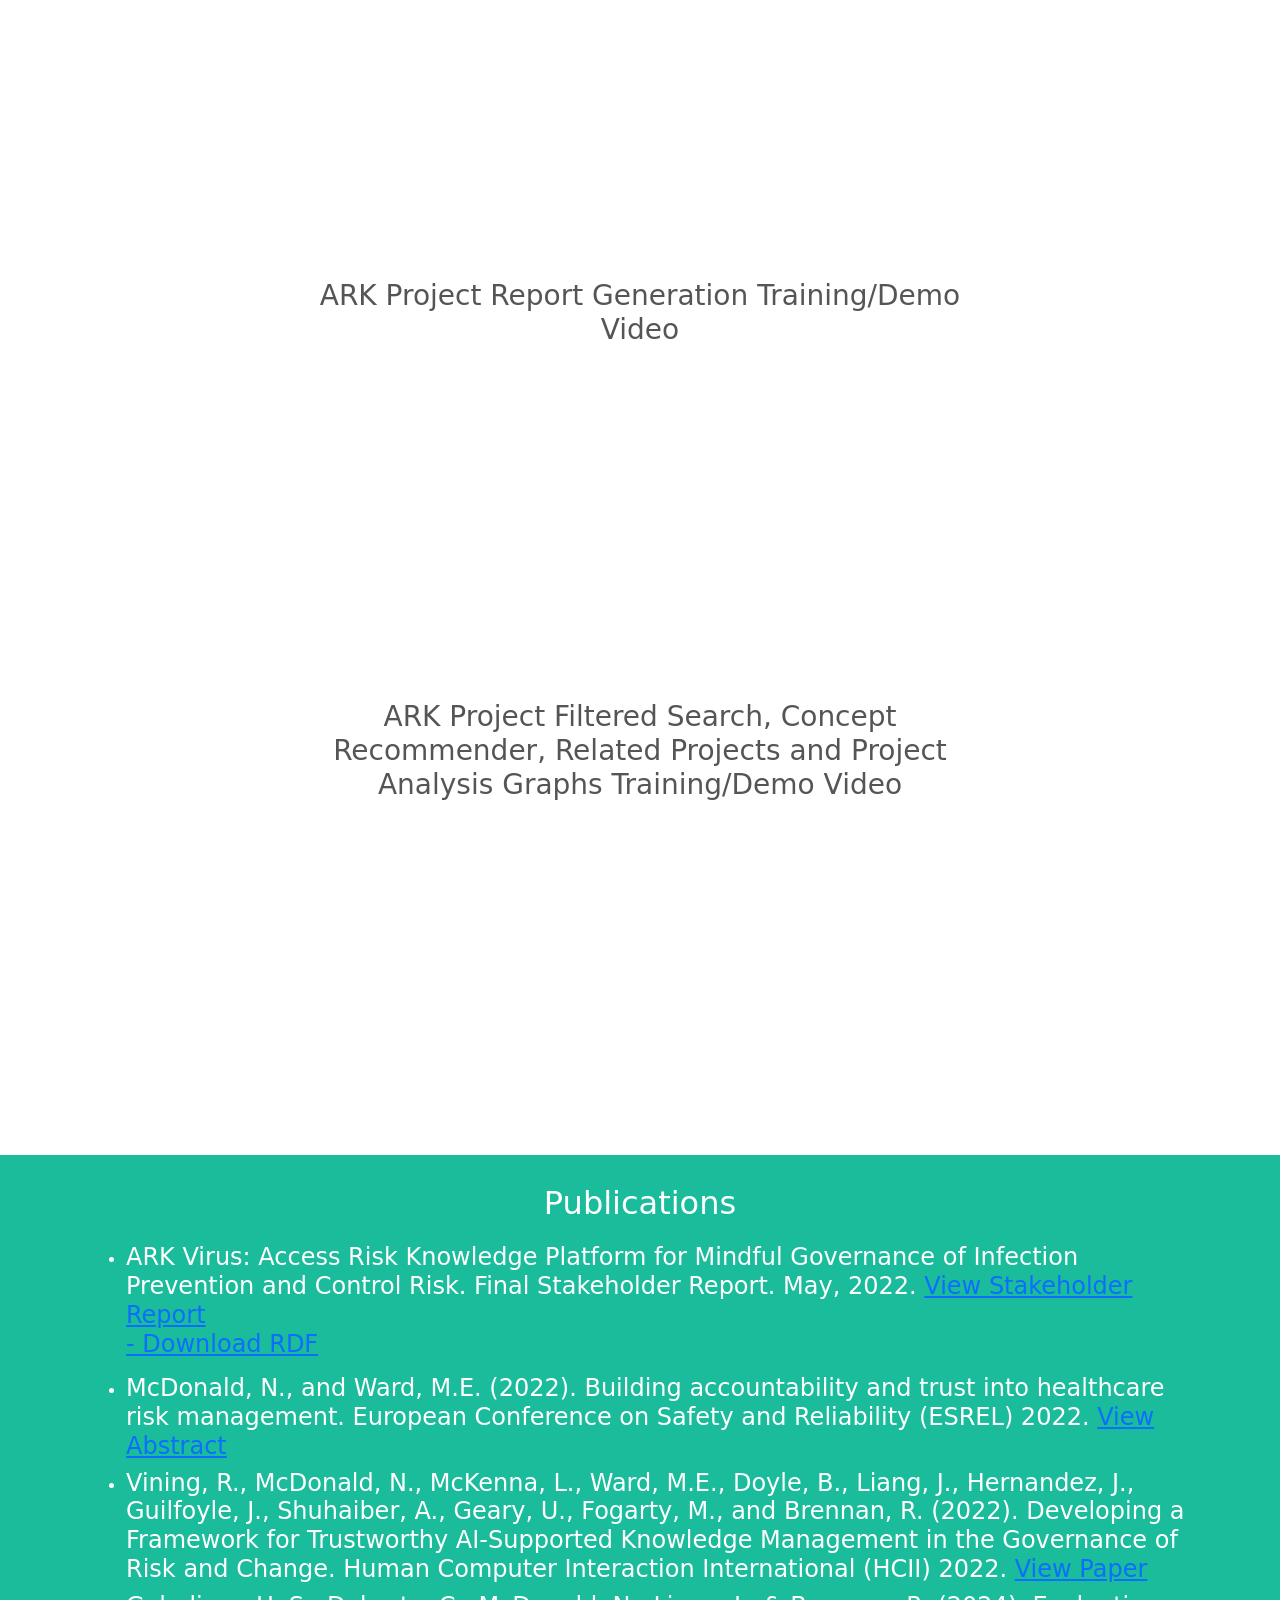
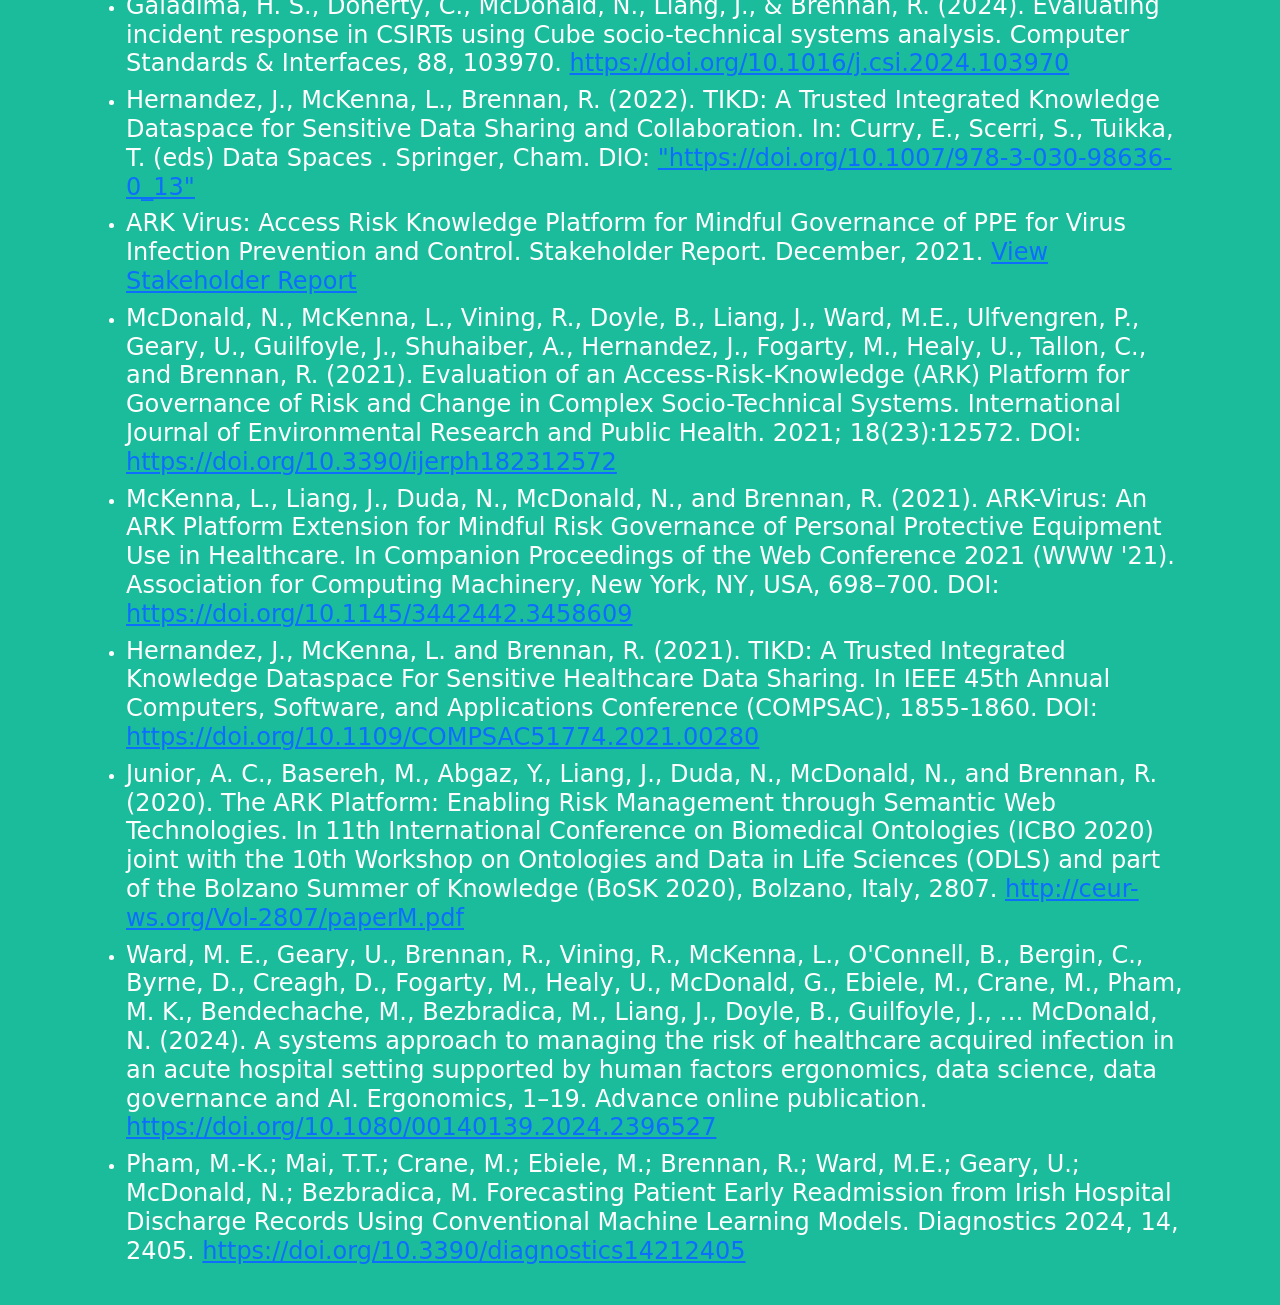
<file: openindex.html>
<!DOCTYPE html>
<html lang="en">

<head>
	<meta http-equiv="content-type" content="text/html; charset=utf-8">
	<title>ARK Project</title>
	<meta name="viewport" content="width=device-width, initial-scale=1">
	<link href="https://cdn.jsdelivr.net/npm/bootstrap@5.3.8/dist/css/bootstrap.min.css" rel="stylesheet"
		integrity="sha384-sRIl4kxILFvY47J16cr9ZwB07vP4J8+LH7qKQnuqkuIAvNWLzeN8tE5YBujZqJLB" crossorigin="anonymous">
	<style>
		.bg-1 {
			background-color: #1abc9c;
			/* Green */
			color: #ffffff;
		}

		.bg-2 {
			background-color: #474e5d;
			/* Dark Blue */
			color: #ffffff;
		}

		.bg-3 {
			background-color: #ffffff;
			/* White */
			color: #555555;
		}

		.pad-0 {
			padding-bottom: 50px;
			padding-top: 90px;
		}

		.pad-1 {
			padding-bottom: 50px;
			padding-top: 70px;
		}

		.pad-2 {
			padding-bottom: 30px;
			padding-top: 0px;
		}

		.bg-4 {
			background-color: #1abc9c;
			/* White */
			color: #555555;

		}
	</style>
</head>

<body>
	<nav class="navbar navbar-expand-lg bg-body-tertiary">
		<div class="container-fluid">
			<a class="navbar-brand" href="#">ARK</a>
			<button class="navbar-toggler" type="button" data-bs-toggle="collapse" data-bs-target="#navbarNav"
				aria-controls="navbarNav" aria-expanded="false" aria-label="Toggle navigation">
				<span class="navbar-toggler-icon"></span>
			</button>
			<div class="collapse navbar-collapse" id="navbarNav">
				<ul class="navbar-nav">
					<li class="nav-item">
						<a class="nav-link active" aria-current="page" href="#">Home</a>
					</li>
					<li class="nav-item">
						<a class="nav-link" href="#people">People</a>
					</li>
					<li class="nav-item">
						<a class="nav-link" href="#ontologies">Ontologies</a>
					</li>
					<li class="nav-item">
						<a class="nav-link" href="#ark-platform">ARK Platform</a>
					</li>
					<li class="nav-item">
						<a class="nav-link" href="#ark-evidence">ARK Evidence</a>
					</li>
					<li class="nav-item">
						<a class="nav-link" href="#ark-platform-training">Training</a>
					</li>
					<li class="nav-item">
						<a class="nav-link" href="#ark-platform-publications">Publications</a>
					</li>
				</ul>
			</div>
		</div>
	</nav>
	<section id="about" class="bg-1 bg-gradient">
		<div class="container text-center p-4">
			<div class="row">
				<div class="col">
					<p class="fs-1">Open Access Risk Knowledge (OpenARK) Project</p>
					<p class="text-justify"> The Access Risk Knowledge (ARK) project is a project to deliver the novel ARK risk
						governance software platform to organisations vulnerable to operational
						failure.
						The ARK platform will deliver evidence-based risk management capabilities
						to operational, project and strategic levels within organisations. The project will develop the
						ARK
						risk governance platform, using a common analytic framework that
						provides the basis for the following:
					</p>
					<ul>
						<li class="text-start">Mixed method risk analysis, leveraging statistical methods, Artificial
							Intelligence
							(knowledge
							graphs, ontological inference, machine learning, natural language processing)
							and qualitative analysis to provide a comprehensive and reliable risk pattern, informing
							decisions of operations crew.
						</li>
						<li class="text-start"> Combination of multiple cases to create a practical improvement agenda which is
							supported
							and
							tracked through its phases, verifying outcomes.
						</li>
						<li class="text-start">Analysis of risk interactions across business units and projects provides a
							strategic risk
							capability linking strategic threats to operational readiness.
						</li>
					</ul>

					<p class="text-justify">
						This will make it possible to develop evidence-based best practice that supports
						performance-based
						regulation and will ultimately provide an operational basis for future system design. The ARK
						solution
						transforms risk management from quantifying loss to proactive governance, assuring reliable
						transactional value from operations, ensuring this is sustainable across the enterprise,
						potentially
						massively enhancing value through effective future system innovation.
					</p>

					<h3 class="text-justify">ARK-Virus</h4>
						<p class="text-justify">
							The ARK-Virus Project extends the ARK Platform for use in the healthcare domain - specifically
							for the risk governance of personal protective equipment (PPE) use for infection prevention and
							control (IPC) during the COVID-19 pandemic. The project is a collaboration between the ARK academic team
							and a community of practice (CoP) which includes safety staff in St. James’s Hospital, Beacon Renal, and
							Dublin Fire Brigade.
						</p>

						<h3 class="text-justify">Acknowledgements</h4>
							<p class="text-justify">
								This research was conducted with the financial support of SFI under Grant Agreement No. 20/COV/8463
								at the ADAPT Centre in Dublin City University and Trinity College Dublin, and through the Enterprise
								Ireland Commercialisation Fund (CF 2018-1012) and co-funded by the European Regional Development Fund
								(ERDF) under Ireland’s European Structural and Investment Funds Programme 2014-2020 . The ADAPT SFI
								Centre for Digital Content Technology is funded by Science Foundation Ireland through the SFI Research
								Centres Programme and is co-funded under the European Regional Development Fund (ERDF) through Grant
								#13/RC/2106_P2.
							</p>
				</div>
			</div>
		</div>
	</section>
	<section id="people">
		<div class="container text-center">
			<p class="fs-1">People</p>
			<div class="row justify-centent-center">
				<div class="col-3">
					<p class="fs-3">University College Dublin (UCD)</p>
					<p>Asst. Prof. Rob Brennan</p>
					<p>Junli Liang</p>
					<p>Malick Ebiele</p>
					<p>Huan Chen</p>
					<p>Sajjad Karimian</p>
					<p>Haula Galadima</p>
				</div>
				<div class="col-3">
					<p class="fs-3">Trinity College Dublin (TCD)</p>
					<p>Prof. Nick McDonald</p>
					<p>Paula Hicks</p>
				</div>
				<!-- <div class="col-4">
					<p class="fs-3">Dublin City University (DCU)</p>
					<p>Maryam Basereh</p>
				</div> -->
				<div class="col-3">
					<p class="fs-3">ARK Partners</p>
					<p>St. James's Hospital</p>
					<p>Dublin Fire Brigade</p>
					<p>Beacon Renal</p>
				</div>
				<div class="col-3">
					<p class="fs-3">Interns</p>
					<p>Mischa Heeb</p>
					<p>Lucie Andrieu</p>
					<p>Maÿlis Laporte</p>
				</div>
			</div>
			<div class="row justify-centent-center">
				<div class="col-12">
					<p class="fs-3">Alumni</p>
					<p>Dr. Julio Hernandez</p>
					<p>Dr. Lucy McKenna</p>
					<p>Dr. Ademar Crotti Junior</p>
					<p>Dr. Yalemisew Abgaz</p>
					<p>Dr. Daniele Baranzini</p>
					<p>Maryam Basereh</p>
					<p>Rebecca Vining</p>
					<p>Brian Doyle</p>
					<p>Pallavi Prakash</p>
					<p>Luke Derwin</p>
					<p>Max Aedo-Espicto</p>
					<p>Natalia Duda</p>
					<p>Carlotta Acconito</p>
				</div>
			</div>
		</div>
	</section>

	<section id="ontologies" class="bg-1">
		<div class="container text-center p-4">
			<div class="row justify-centent-center">
				<div class="col-12">
					<p class="fs-2">ARK Ontologies</p>
					<p class="text-justify"> The ARK ontologies include several modules that are currently under development. The
						major modules include:
					</p>
				</div>
				<div class="col-12">
					<div class="list-group list-group-flush bg-transparent">
						<a class="list-group-item list-group-item-action bg-transparent text-start text-light"
							href="https://w3id.org/ARK/Cube">The ARK Cube Ontology: this module
							defines the concepts and relationships used in the CUBE analysis tool</a>
						<a class="list-group-item list-group-item-action bg-transparent text-start text-light"
							href="https://w3id.org/ARK/Platform">
							The ARK Platform Ontology: this module defines the concepts and relationships used to model users, data
							classifications & access controls on the Access Risk Knowledge (ARK) Platform
						</a>
						<a class="list-group-item list-group-item-action bg-transparent text-start text-light"
							href="https://w3id.org/ARK/RiskTerminology">
							The ARK Risk Terminology: this module defines the risk terms used on the ARK Platform and in the
							socio-technical risk management domain
						</a>
						<a class="list-group-item list-group-item-action bg-transparent text-start text-light"
							href="https://w3id.org/ARK/HealthTerminology">
							The ARK Health Terminology:
							this module defines the health terminologies, taken from the
							HSE Integrated Risk Management Policy, used in the ARK system.</a>
						<a class="list-group-item list-group-item-action bg-transparent text-start text-light"
							href="https://w3id.org/ARK/PlatformTerminology">The ARK Platform Terminology:
							this module defines the terms used on the ARK Platform.</a>
						<a class="list-group-item list-group-item-action bg-transparent text-start text-light"
							href="https://w3id.org/ARK/HAdvIncCats">The Hospital Adverse Incidents
							Categories and Subcategories Terminology: this module defines categories and
							subcategories of clinical adverse incidents, defined by our Partner Hospital in Ireland and used
							in Open ARK platform.</a>
						<a class="list-group-item list-group-item-action bg-transparent text-start text-light"
							href="https://w3id.org/ARK/ControlsOntology">
							ARK Controls Ontology: Control OWL classes, extracted from various standard documents, used in ARK.</a>
						<a class="list-group-item list-group-item-action bg-transparent text-start text-light"
							href="https://w3id.org/ARK/CybersecurityTerminology">
							ARK Cybersecurity Terminology: Cybersecurity Termiology: Cybersecurity terms extracted from standard
							sources and
							expressed in SKOS. </a>
						<a class="list-group-item list-group-item-action bg-transparent text-start text-light"
							href="https://w3id.org/ARK/LoggingOntology">
							ARK Logging Ontology: Ontology used to generate and manage network/audit logs.</a>
					</div>
				</div>
				<div class="col-lg-2"></div>
			</div>
		</div>
	</section>

	<section id="ark-platform" class="bg-3">
		<div class="container text-center">
			<div class="row">
				<div class="col-lg-2  "></div>
				<div class="col-lg-8 text-center">
					<p class="fs-2 text-centre">ARK Platform</p>
					<p class="fs-4 text-start">The Access Risk Knowledge (ARK) Platform is a mindful risk-governance system that
						uses Semantic Web technologies to model, integrate and classify risk data, from both qualitative and
						quantitative sources, into a unified risk graph.
					</p>
					<p class="fs-3 text-centre"> The ARK Platform app is available <a
							href="http://openark.adaptcentre.ie/ARKProjects">here</a>.</p>
					<p class="fs-4">Please contact the team to get access to the application (rob.brennan@ucd.ie).</p>
				</div>
			</div>
		</div>
	</section>

	<section id="ark-evidence" class="bg-1">
		<div class="container text-center p-4">
			<div class="row">
				<div class="col text-center">
					<p class="fs-2 text-centre">ARK Evidence</p>
					<p class="fs-4 text-justify">ARK Evidence, built using CKAN, is a catalogue of evidence data that can be
						interlinked with risk management projects on the ARK Platform. ARK Evidence can be used to publish and share
						data, such as Personal Protective Equipment (PPE) compliance data, Infection Prevention and Control (IPC)
						data or other healthcare risk data, which can be used as supportive evidence on the ARK Platform.
					</p>
					<p class="fs-4 text-centre"> The ARK Evidence app is available <a
							href="https://openark.adaptcentre.ie/ARKEvidence/">here</a>.</p>
					<p class="fs-4">Please contact the team to get access to the application (rob.brennan@ucd.ie).</p>
				</div>
			</div>
		</div>
	</section>

	<section id="ark-platform-training" class="bg-3">
		<div class="container text-center p-4">
			<div class="row">
				<div class="col-lg-2"></div>
				<div class="col-lg-8 text-center">
					<h2 class="text-centre">ARK Training</h2>
					<h4>View the below videos to learn more about how to use the ARK Platform and ARK Evidence applications.</h4>
					<br>
					<h3 class="text-centre">ARK Platform Training/Demo Video</h3>
					<iframe width="560" height="315" src="https://www.youtube.com/embed/jJ6elKuicy8" title="YouTube video player"
						frameborder="0"
						allow="accelerometer; autoplay; clipboard-write; encrypted-media; gyroscope; picture-in-picture"
						allowfullscreen></iframe>
					<br>
					<br>
					<h3 class="text-centre">ARK Evidence Training/Demo Video</h3>
					<iframe width="560" height="315" src="https://www.youtube.com/embed/UtYZzNb8G4E" title="YouTube video player"
						frameborder="0"
						allow="accelerometer; autoplay; clipboard-write; encrypted-media; gyroscope; picture-in-picture"
						allowfullscreen></iframe>
					<br>
					<br>
					<h3 class="text-centre">ARK Project Navigation & Overview Tab Training/Demo Video</h3>
					<iframe width="560" height="315" src="https://www.youtube.com/embed/CWxXK081RgM" title="YouTube video player"
						frameborder="0"
						allow="accelerometer; autoplay; clipboard-write; encrypted-media; gyroscope; picture-in-picture"
						allowfullscreen></iframe>
					<br>
					<br>
					<h3 class="text-centre">ARK Project Evidence Linking Training/Demo Video</h3>
					<iframe width="560" height="315" src="https://www.youtube.com/embed/qqRIG6dCS5s" title="YouTube video player"
						frameborder="0"
						allow="accelerometer; autoplay; clipboard-write; encrypted-media; gyroscope; picture-in-picture"
						allowfullscreen></iframe>
					<br>
					<br>
					<h3 class="text-centre">ARK Project Report Generation Training/Demo Video</h3>
					<iframe width="560" height="315" src="https://www.youtube.com/embed/UQxqM_RlDu8" title="YouTube video player"
						frameborder="0"
						allow="accelerometer; autoplay; clipboard-write; encrypted-media; gyroscope; picture-in-picture"
						allowfullscreen></iframe>
					<br>
					<br>
					<h3 class="text-centre">ARK Project Filtered Search, Concept Recommender, Related Projects and Project
						Analysis Graphs Training/Demo Video</h3>
					<iframe width="560" height="315" src="https://www.youtube.com/embed/rn8XeHM8QTQ" title="YouTube video player"
						frameborder="0"
						allow="accelerometer; autoplay; clipboard-write; encrypted-media; gyroscope; picture-in-picture"
						allowfullscreen></iframe>
				</div>
			</div>
		</div>
	</section>

	<section id="ark-platform-publications" class="bg-1">
		<div class="container text-center p-4">
			<div class="row">
				<div class="col-12">
					<p class="fs-2 text-centre">Publications</p>
					<ul>
						<li>
							<h4 class="text-start">
								ARK Virus: Access Risk Knowledge Platform for Mindful Governance of Infection Prevention and Control
								Risk. Final Stakeholder Report. May, 2022.
								<a href="https://openark.adaptcentre.ie/ARK_Websites/Stakeholder_Report_Trial3.pdf">View Stakeholder
									Report</a>
								<p><a href="https://openark.adaptcentre.ie/ARK_Websites/Stakeholder_Report_Trial3.ttl">- Download
										RDF</a></p>
							</h4>
						</li>

						<li>
							<h4 class="text-start">
								McDonald, N., and Ward, M.E. (2022). Building accountability and trust into healthcare risk management.
								European Conference on Safety and Reliability (ESREL) 2022.
								<a href="https://openark.adaptcentre.ie/ARK_Websites/ESREL_abstract.pdf"> View Abstract</a>
							</h4>
						</li>

						<li>
							<h4 class="text-start">
								Vining, R., McDonald, N., McKenna, L., Ward, M.E., Doyle, B., Liang, J., Hernandez, J., Guilfoyle, J.,
								Shuhaiber, A., Geary, U., Fogarty, M., and Brennan, R. (2022). Developing a Framework for Trustworthy
								AI-Supported Knowledge Management in the Governance of Risk and Change. Human Computer Interaction
								International (HCII) 2022.
								<a href="https://openark.adaptcentre.ie/ARK_Websites/HCII_paper.pdf"> View Paper</a>
							</h4>
						</li>
						<li>
							<h4 class="text-start">
								Galadima, H. S., Doherty, C., McDonald, N., Liang, J., & Brennan, R. (2024). Evaluating incident
								response in CSIRTs using Cube socio-technical systems analysis. Computer Standards & Interfaces, 88,
								103970.
								<a href="https://doi.org/10.1016/j.csi.2024.103970">https://doi.org/10.1016/j.csi.2024.103970</a>
							</h4>
						</li>

						<li>
							<h4 class="text-start">
								Hernandez, J., McKenna, L., Brennan, R. (2022). TIKD: A Trusted Integrated Knowledge Dataspace for
								Sensitive Data Sharing and Collaboration. In: Curry, E., Scerri, S., Tuikka, T. (eds) Data Spaces .
								Springer, Cham.
								DIO: <a
									href="https://doi.org/10.1007/978-3-030-98636-0_13">"https://doi.org/10.1007/978-3-030-98636-0_13"</a>
							</h4>
						</li>

						<li>
							<h4 class="text-start">
								ARK Virus: Access Risk Knowledge Platform for Mindful Governance of PPE for Virus Infection Prevention
								and Control. Stakeholder Report. December, 2021.
								<a href="https://openark.adaptcentre.ie/ARK_Websites/Stakeholder_Report.pdf"> View Stakeholder
									Report</a>
							</h4>
						</li>

						<li>
							<h4 class="text-start">
								McDonald, N., McKenna, L., Vining, R., Doyle, B., Liang, J., Ward, M.E., Ulfvengren, P., Geary, U.,
								Guilfoyle, J., Shuhaiber, A., Hernandez, J., Fogarty, M., Healy, U., Tallon, C., and Brennan, R. (2021).
								Evaluation of an Access-Risk-Knowledge (ARK) Platform for Governance of Risk and Change in Complex
								Socio-Technical Systems. International Journal of Environmental Research and Public Health. 2021;
								18(23):12572.
								DOI: <a href="https://doi.org/10.3390/ijerph182312572">https://doi.org/10.3390/ijerph182312572</a>
							</h4>
						</li>

						<li>
							<h4 class="text-start">
								McKenna, L., Liang, J., Duda, N., McDonald, N., and Brennan, R. (2021). ARK-Virus: An ARK Platform
								Extension for Mindful Risk Governance
								of Personal Protective Equipment Use in Healthcare. In Companion Proceedings of the Web Conference 2021
								(WWW '21). Association for Computing
								Machinery, New York, NY, USA, 698–700. DOI: <a
									href="https://doi.org/10.1145/3442442.3458609">https://doi.org/10.1145/3442442.3458609</a>
							</h4>
						</li>

						<li>
							<h4 class="text-start">
								Hernandez, J., McKenna, L. and Brennan, R. (2021). TIKD: A Trusted Integrated Knowledge Dataspace For
								Sensitive Healthcare Data Sharing. In
								IEEE 45th Annual Computers, Software, and Applications Conference (COMPSAC), 1855-1860. DOI:
								<a
									href="https://doi.org/10.1109/COMPSAC51774.2021.00280">https://doi.org/10.1109/COMPSAC51774.2021.00280</a>
							</h4>
						</li>

						<li>
							<h4 class="text-start">
								Junior, A. C., Basereh, M., Abgaz, Y., Liang, J., Duda, N., McDonald, N., and Brennan, R. (2020). The
								ARK Platform: Enabling Risk Management
								through Semantic Web Technologies. In 11th International Conference on Biomedical Ontologies (ICBO 2020)
								joint with the 10th Workshop on
								Ontologies and Data in Life Sciences (ODLS) and part of the Bolzano Summer of Knowledge (BoSK 2020),
								Bolzano, Italy, 2807.
								<a href="http://ceur-ws.org/Vol-2807/paperM.pdf">http://ceur-ws.org/Vol-2807/paperM.pdf</a>
							</h4>
						</li>

						<li>
							<h4 class="text-start">
								Ward, M. E., Geary, U., Brennan, R., Vining, R., McKenna, L., O'Connell, B., Bergin, C., Byrne, D.,
								Creagh,
								D., Fogarty, M., Healy, U., McDonald, G., Ebiele, M., Crane, M., Pham, M. K., Bendechache, M.,
								Bezbradica,
								M., Liang, J., Doyle, B., Guilfoyle, J., … McDonald, N. (2024). A systems approach to managing the risk
								of
								healthcare acquired infection in an acute hospital setting supported by human factors ergonomics, data
								science, data governance and AI. Ergonomics, 1–19. Advance online publication.
								<a
									href="https://doi.org/10.1080/00140139.2024.2396527">https://doi.org/10.1080/00140139.2024.2396527</a>
							</h4>
						</li>

						<li>
							<h4 class="text-start">
								Pham, M.-K.; Mai, T.T.; Crane, M.; Ebiele, M.; Brennan, R.; Ward, M.E.; Geary, U.; McDonald, N.;
								Bezbradica,
								M. Forecasting Patient Early Readmission from Irish Hospital Discharge Records Using Conventional
								Machine
								Learning Models. Diagnostics 2024, 14, 2405.
								<a href="https://doi.org/10.3390/diagnostics14212405">https://doi.org/10.3390/diagnostics14212405</a>
							</h4>
						</li>

					</ul>
				</div>
			</div>
		</div>
	</section>

	<script>
		function includeHTML() {
			var z, i, elmnt, file, xhttp;
			/* Loop through a collection of all HTML elements: */
			z = document.getElementsByTagName("*");
			for (i = 0; i < z.length; i++) {
				elmnt = z[i];
				/*search for elements with a certain atrribute:*/
				file = elmnt.getAttribute("w3-include-html");
				if (file) {
					/* Make an HTTP request using the attribute value as the file name: */
					xhttp = new XMLHttpRequest();
					xhttp.onreadystatechange = function () {
						if (this.readyState == 4) {
							if (this.status == 200) { elmnt.innerHTML = this.responseText; }
							if (this.status == 404) { elmnt.innerHTML = "Page not found."; }
							/* Remove the attribute, and call this function once more: */
							elmnt.removeAttribute("w3-include-html");
							includeHTML();
						}
					}
					xhttp.open("GET", file, true);
					xhttp.send();
					/* Exit the function: */
					return;
				}
			}
		}
		includeHTML();
	</script>

	<script src="https://cdn.jsdelivr.net/npm/bootstrap@5.3.8/dist/js/bootstrap.bundle.min.js"
		integrity="sha384-FKyoEForCGlyvwx9Hj09JcYn3nv7wiPVlz7YYwJrWVcXK/BmnVDxM+D2scQbITxI"
		crossorigin="anonymous"></script>
</body>

</html>
</file>
<file: assets/style.css>
/* ARK design system — shared across index.html and ark-home.html */

:root {
	--brand: #0d9488;
	--brand-dark: #0f766e;
	--brand-light: #2dd4bf;
	--brand-ink: #ffffff;
	--ink: #0f172a;
	--muted: #52606d;
	--surface: #ffffff;
	--surface-alt: #f1f5f9;
	--border: #e2e8f0;
	--shadow-sm: 0 1px 3px rgba(15, 23, 42, 0.08);
	--shadow-lg: 0 20px 40px -16px rgba(15, 23, 42, 0.25);
	--radius: 18px;
	--radius-sm: 12px;
}

body {
	font-family: "Inter", -apple-system, BlinkMacSystemFont, "Segoe UI", Roboto, Helvetica, Arial, sans-serif;
	color: var(--ink);
	background: var(--surface-alt);
	-webkit-font-smoothing: antialiased;
}

a {
	text-decoration: none;
}

/* ---------- Navbar ---------- */
.navbar-ark {
	background: rgba(255, 255, 255, 0.85);
	backdrop-filter: blur(10px);
	-webkit-backdrop-filter: blur(10px);
	border-bottom: 1px solid var(--border);
}

.navbar-ark .navbar-brand {
	display: flex;
	align-items: center;
	gap: 0.6rem;
	font-weight: 700;
	letter-spacing: -0.01em;
	color: var(--ink);
}

.navbar-ark .brand-mark {
	width: 30px;
	height: 30px;
	border-radius: 9px;
	background: linear-gradient(135deg, var(--brand-light), var(--brand-dark));
	display: inline-flex;
	align-items: center;
	justify-content: center;
	color: #fff;
	font-size: 0.85rem;
	font-weight: 800;
}

.navbar-ark .nav-link {
	color: var(--muted);
	font-weight: 500;
	font-size: 0.92rem;
}

.navbar-ark .nav-link:hover,
.navbar-ark .nav-link.active {
	color: var(--brand-dark);
}

/* ---------- Hero ---------- */
.hero {
	position: relative;
	overflow: hidden;
	background: radial-gradient(circle at 15% 20%, var(--brand-light), transparent 45%),
		radial-gradient(circle at 85% 0%, #38bdf8, transparent 40%),
		linear-gradient(160deg, var(--brand-dark), var(--ink));
	color: #fff;
	padding: 5.5rem 0 4.5rem;
}

.hero .eyebrow {
	text-transform: uppercase;
	letter-spacing: 0.14em;
	font-size: 0.78rem;
	font-weight: 600;
	color: rgba(255, 255, 255, 0.75);
}

.hero h1 {
	font-weight: 800;
	letter-spacing: -0.02em;
	font-size: clamp(2.1rem, 4vw, 3.2rem);
}

.hero p.lead {
	color: rgba(255, 255, 255, 0.85);
	max-width: 46rem;
	margin-left: auto;
	margin-right: auto;
}

/* ---------- Section headers ---------- */
.section-eyebrow {
	text-transform: uppercase;
	letter-spacing: 0.12em;
	font-size: 0.78rem;
	font-weight: 700;
	color: var(--brand-dark);
}

.section-title {
	font-weight: 800;
	letter-spacing: -0.02em;
}

.section-lead {
	color: var(--muted);
	max-width: 48rem;
}

section.section-alt {
	background: var(--surface);
}

/* ---------- Cards ---------- */
.card-modern {
	background: var(--surface);
	border: 1px solid var(--border);
	border-radius: var(--radius);
	box-shadow: var(--shadow-sm);
	transition: transform 0.18s ease, box-shadow 0.18s ease, border-color 0.18s ease;
	height: 100%;
}

.card-modern:hover {
	transform: translateY(-4px);
	box-shadow: var(--shadow-lg);
	border-color: var(--brand-light);
}

.icon-badge {
	width: 44px;
	height: 44px;
	border-radius: 12px;
	background: rgba(13, 148, 136, 0.1);
	color: var(--brand-dark);
	display: inline-flex;
	align-items: center;
	justify-content: center;
	font-size: 1.15rem;
	flex-shrink: 0;
}

/* Link card (used for ontology grid + hub page) */
.link-card {
	display: flex;
	align-items: flex-start;
	gap: 1rem;
	padding: 1.35rem;
	color: var(--ink);
}

.link-card .arrow {
	margin-left: auto;
	color: var(--muted);
	transition: transform 0.18s ease, color 0.18s ease;
}

.link-card:hover .arrow {
	transform: translateX(4px);
	color: var(--brand-dark);
}

.link-card .link-title {
	font-weight: 700;
	margin-bottom: 0.2rem;
}

.link-card .link-desc {
	color: var(--muted);
	font-size: 0.92rem;
	margin-bottom: 0;
}

/* ---------- Buttons ---------- */
.btn-brand {
	background: var(--brand);
	border: none;
	color: #fff;
	font-weight: 600;
	padding: 0.65rem 1.4rem;
	border-radius: 999px;
	transition: background 0.15s ease, transform 0.15s ease;
}

.btn-brand:hover {
	background: var(--brand-dark);
	color: #fff;
	transform: translateY(-1px);
}

.btn-outline-brand {
	border: 1.5px solid rgba(255, 255, 255, 0.5);
	color: #fff;
	font-weight: 600;
	padding: 0.6rem 1.35rem;
	border-radius: 999px;
	transition: border-color 0.15s ease, background 0.15s ease;
}

.btn-outline-brand:hover {
	background: rgba(255, 255, 255, 0.12);
	border-color: #fff;
	color: #fff;
}

/* ---------- People ---------- */
.people-group .people-group-title {
	font-weight: 700;
	font-size: 0.8rem;
	text-transform: uppercase;
	letter-spacing: 0.08em;
	color: var(--brand-dark);
	margin-bottom: 0.75rem;
}

.people-group ul {
	list-style: none;
	padding: 0;
	margin: 0;
}

.people-group li {
	padding: 0.3rem 0;
	color: var(--ink);
	font-size: 0.95rem;
	border-bottom: 1px dashed var(--border);
}

.people-group li:last-child {
	border-bottom: none;
}

/* ---------- Accordion tweaks ---------- */
.accordion-ark .accordion-button {
	font-weight: 600;
	background: var(--surface);
}

.accordion-ark .accordion-button:not(.collapsed) {
	color: var(--brand-dark);
	background: rgba(13, 148, 136, 0.06);
	box-shadow: none;
}

.accordion-ark .accordion-item {
	border-color: var(--border);
	border-radius: var(--radius-sm) !important;
	overflow: hidden;
	margin-bottom: 0.75rem;
}

.accordion-ark .video-caption {
	font-weight: 600;
	margin-bottom: 0.75rem;
}

.ratio-video {
	border-radius: var(--radius-sm);
	overflow: hidden;
	box-shadow: var(--shadow-sm);
}

/* ---------- Publications ---------- */
.pub-item {
	padding: 1.1rem 0;
	border-bottom: 1px solid var(--border);
}

.pub-item:last-child {
	border-bottom: none;
}

.pub-year {
	display: inline-block;
	background: rgba(13, 148, 136, 0.1);
	color: var(--brand-dark);
	font-weight: 700;
	font-size: 0.78rem;
	padding: 0.15rem 0.6rem;
	border-radius: 999px;
	margin-bottom: 0.4rem;
}

.pub-title {
	font-weight: 600;
	color: var(--ink);
	margin-bottom: 0.3rem;
}

.pub-links a {
	color: var(--brand-dark);
	font-weight: 600;
	font-size: 0.92rem;
	margin-right: 1rem;
}

.pub-links a:hover {
	text-decoration: underline;
}

/* ---------- Callout / CTA strips ---------- */
.callout {
	border-radius: var(--radius);
	padding: 2rem;
	border: 1px solid var(--border);
	background: var(--surface);
}

/* ---------- Footer ---------- */
.footer-ark {
	background: var(--ink);
	color: rgba(255, 255, 255, 0.7);
	padding: 2.5rem 0;
	font-size: 0.9rem;
}

.footer-ark a {
	color: rgba(255, 255, 255, 0.85);
}

.footer-ark a:hover {
	color: #fff;
}
</file>
